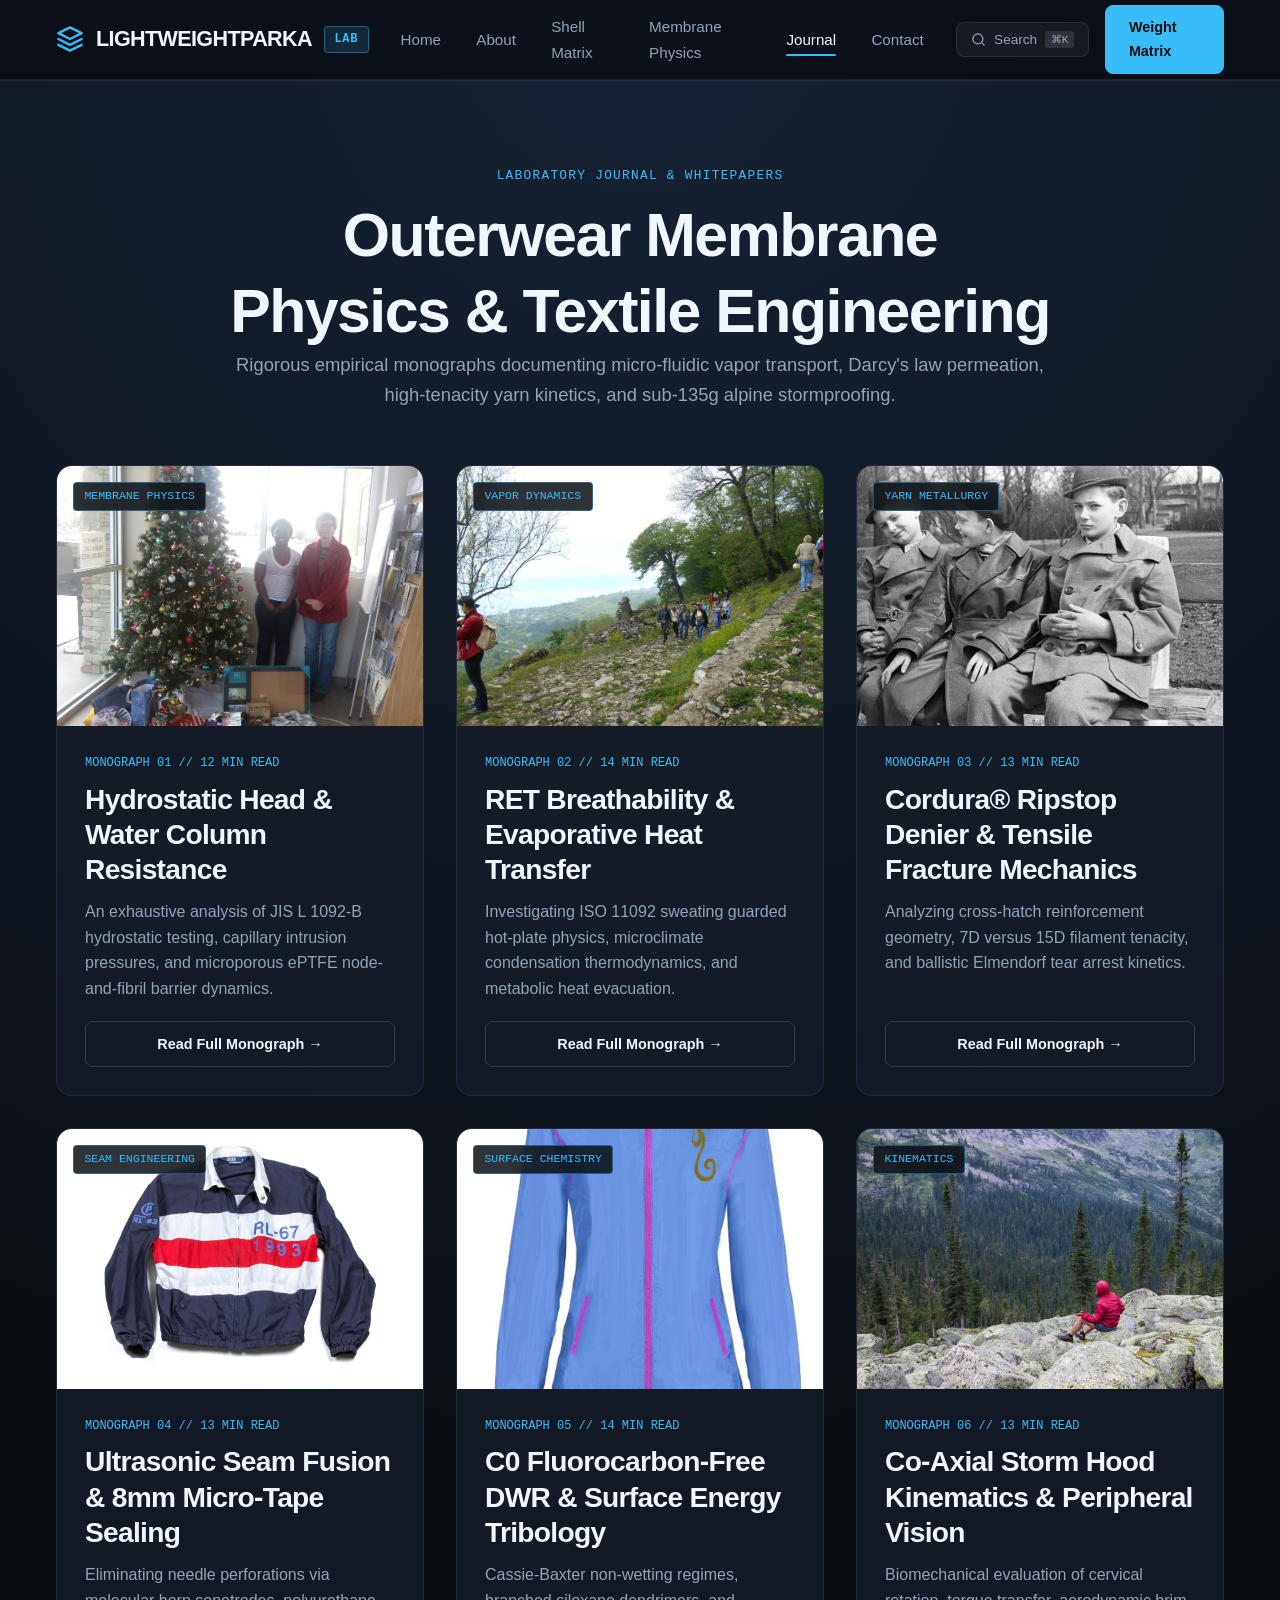
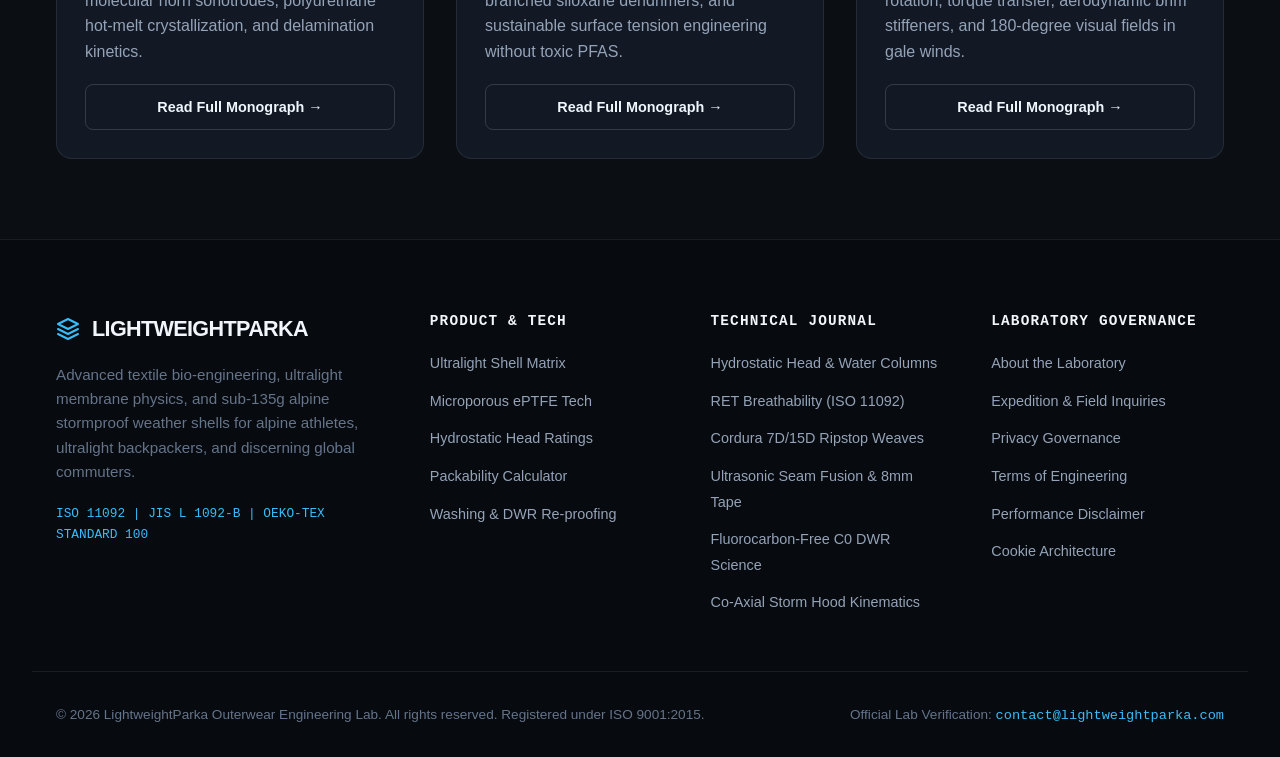
<file: blog/index.html>
<!DOCTYPE html>
<html lang="en">
<head>
  <meta charset="UTF-8">
  <meta name="viewport" content="width=device-width, initial-scale=1.0">
  <title>Technical Outerwear Journal &amp; Membrane Monographs — LightweightParka</title>
  <meta name="description" content="Peer-reviewed textile physics, membrane lamination mechanics, hydrostatic head benchmarks, and seam welding engineering monographs from LightweightParka Lab.">
  <link rel="canonical" href="https://lightweightparka.com/blog/index.html">
  <link rel="icon" href="../favicon.ico" type="image/x-icon">
  <link rel="manifest" href="../site.webmanifest">
  <link rel="stylesheet" href="../assets/css/style.css?v=1.0">
  <!-- Google tag (gtag.js) -->
  <script async src="https://www.googletagmanager.com/gtag/js?id=G-0LY0HY7L01"></script>
  <script>
    window.dataLayer = window.dataLayer || [];
    function gtag(){dataLayer.push(arguments);}
    gtag('js', new Date());
    gtag('config', 'G-0LY0HY7L01');
  </script>
</head>
<body>
  <!-- Site Header -->
  <header class="site-header">
    <div class="container header-inner">
      <a href="../index.html" class="brand-logo">
        <svg width="28" height="28" viewBox="0 0 24 24" fill="none" stroke="currentColor" stroke-width="2" stroke-linecap="round" stroke-linejoin="round" style="color: var(--accent-cyan);">
          <polygon points="12 2 2 7 12 12 22 7 12 2"></polygon>
          <polyline points="2 17 12 22 22 17"></polyline>
          <polyline points="2 12 12 17 22 12"></polyline>
        </svg>
        <span>LIGHTWEIGHTPARKA</span>
        <span class="brand-badge">LAB</span>
      </a>

      <nav aria-label="Main Navigation">
        <ul class="desktop-nav">
          <li><a href="../index.html">Home</a></li>
          <li><a href="../about.html">About</a></li>
          <li><a href="../index.html#collection">Shell Matrix</a></li>
          <li><a href="../index.html#membrane">Membrane Physics</a></li>
          <li><a href="../blog/index.html" class="active">Journal</a></li>
          <li><a href="../contact.html">Contact</a></li>
          <li class="nav-item-policy"><a href="../privacy-policy.html">Privacy</a></li>
          <li class="nav-item-policy"><a href="../terms-and-conditions.html">Terms</a></li>
          <li class="nav-item-policy"><a href="../disclaimer.html">Disclaimer</a></li>
          <li class="nav-item-policy"><a href="../cookie-policy.html">Cookies</a></li>
        </ul>
      </nav>

      <div class="header-actions">
        <button type="button" class="search-trigger-btn" aria-label="Search technical specifications">
          <svg width="15" height="15" viewBox="0 0 24 24" fill="none" stroke="currentColor" stroke-width="2" stroke-linecap="round" stroke-linejoin="round">
            <circle cx="11" cy="11" r="8"></circle>
            <line x1="21" y1="21" x2="16.65" y2="16.65"></line>
          </svg>
          <span>Search</span>
          <kbd style="font-family: var(--font-mono); font-size: 0.7rem; background: rgba(255,255,255,0.1); padding: 0.1rem 0.35rem; border-radius: 3px;">⌘K</kbd>
        </button>
        <a href="../index.html#calculator" class="btn-spec btn-primary">Weight Matrix</a>
        <button type="button" class="mobile-toggle" aria-label="Open Navigation Menu">
          <span></span>
          <span></span>
          <span></span>
        </button>
      </div>
    </div>
  </header>

  <div class="mobile-drawer-overlay"></div>
  <aside class="mobile-drawer">
    <div class="mobile-drawer-header">
      <div style="font-weight: 800; color: var(--text-primary); font-size: 1.1rem; display: flex; align-items: center; gap: 0.5rem;">
        <span style="color: var(--accent-cyan);">LP</span> NAVIGATION
      </div>
      <button type="button" class="mobile-drawer-close" aria-label="Close menu">&times;</button>
    </div>
    <ul class="mobile-nav-list">
      <li><a href="../index.html">Home</a></li>
      <li><a href="../about.html">About Us</a></li>
      <li><a href="../index.html#collection">Shell Matrix</a></li>
      <li><a href="../index.html#membrane">Membrane Physics</a></li>
      <li><a href="../index.html#calculator">Packability Calculator</a></li>
      <li><a href="../blog/index.html" class="active">Technical Monographs</a></li>
      <li><a href="../contact.html">Expedition Inquiries</a></li>
      <li style="margin-top: 1rem; padding-top: 1rem; border-top: 1px solid var(--border-subtle);"><a href="../privacy-policy.html">Privacy Policy</a></li>
      <li><a href="../terms-and-conditions.html">Terms & Conditions</a></li>
      <li><a href="../disclaimer.html">Technical Disclaimer</a></li>
      <li><a href="../cookie-policy.html">Cookie Preferences</a></li>
    </ul>
  </aside>

  <div class="search-modal-backdrop">
    <div class="search-modal">
      <div class="search-modal-header">
        <svg width="18" height="18" viewBox="0 0 24 24" fill="none" stroke="currentColor" stroke-width="2" stroke-linecap="round" stroke-linejoin="round" style="color: var(--accent-cyan);">
          <circle cx="11" cy="11" r="8"></circle>
          <line x1="21" y1="21" x2="16.65" y2="16.65"></line>
        </svg>
        <input type="text" class="search-modal-input" placeholder="Search hydrostatic head, RET rating, ripstop denier, or membrane tech..." aria-label="Search query input">
        <span style="font-size: 0.75rem; color: var(--text-muted); font-family: var(--font-mono);">ESC to close</span>
      </div>
      <div class="search-modal-results"></div>
    </div>
  </div>


  <main id="main-content">
    <section class="section-wrapper">
      <div class="container">
        <div class="section-header">
          <span class="section-eyebrow">Laboratory Journal &amp; Whitepapers</span>
          <h1>Outerwear Membrane Physics &amp; Textile Engineering</h1>
          <p class="section-lead">Rigorous empirical monographs documenting micro-fluidic vapor transport, Darcy's law permeation, high-tenacity yarn kinetics, and sub-135g alpine stormproofing.</p>
        </div>

        <div class="grid-3">
          <!-- Monograph 1 -->
          <article class="product-card">
            <div class="product-img-wrap">
              <span class="product-badge">Membrane Physics</span>
              <img src="../assets/images/hydrostatic-head-tester-rig.jpg" alt="Hydrostatic head tester rig measuring water column resistance">
            </div>
            <div class="product-body">
              <div style="font-family: var(--font-mono); font-size: 0.75rem; color: var(--accent-cyan); margin-bottom: 0.5rem;">MONOGRAPH 01 // 12 MIN READ</div>
              <h3>Hydrostatic Head &amp; Water Column Resistance</h3>
              <p>An exhaustive analysis of JIS L 1092-B hydrostatic testing, capillary intrusion pressures, and microporous ePTFE node-and-fibril barrier dynamics.</p>
              <a href="hydrostatic-head-membrane-physics.html" class="btn-spec btn-outline" style="margin-top: auto;">Read Full Monograph →</a>
            </div>
          </article>

          <!-- Monograph 2 -->
          <article class="product-card">
            <div class="product-img-wrap">
              <span class="product-badge">Vapor Dynamics</span>
              <img src="../assets/images/ret-sweating-hot-plate-apparatus.jpg" alt="ISO 11092 sweating guarded hot plate apparatus">
            </div>
            <div class="product-body">
              <div style="font-family: var(--font-mono); font-size: 0.75rem; color: var(--accent-cyan); margin-bottom: 0.5rem;">MONOGRAPH 02 // 14 MIN READ</div>
              <h3>RET Breathability &amp; Evaporative Heat Transfer</h3>
              <p>Investigating ISO 11092 sweating guarded hot-plate physics, microclimate condensation thermodynamics, and metabolic heat evacuation.</p>
              <a href="ret-breathability-moisture-vapor-transmission.html" class="btn-spec btn-outline" style="margin-top: auto;">Read Full Monograph →</a>
            </div>
          </article>

          <!-- Monograph 3 -->
          <article class="product-card">
            <div class="product-img-wrap">
              <span class="product-badge">Yarn Metallurgy</span>
              <img src="../assets/images/ripstop-nylon-grid-macro.jpg" alt="Micro ripstop nylon grid high-tenacity yarn macro photograph">
            </div>
            <div class="product-body">
              <div style="font-family: var(--font-mono); font-size: 0.75rem; color: var(--accent-cyan); margin-bottom: 0.5rem;">MONOGRAPH 03 // 13 MIN READ</div>
              <h3>Cordura® Ripstop Denier &amp; Tensile Fracture Mechanics</h3>
              <p>Analyzing cross-hatch reinforcement geometry, 7D versus 15D filament tenacity, and ballistic Elmendorf tear arrest kinetics.</p>
              <a href="ripstop-nylon-denier-tensile-strength.html" class="btn-spec btn-outline" style="margin-top: auto;">Read Full Monograph →</a>
            </div>
          </article>

          <!-- Monograph 4 -->
          <article class="product-card">
            <div class="product-img-wrap">
              <span class="product-badge">Seam Engineering</span>
              <img src="../assets/images/ultrasonic-welded-seam-tape.jpg" alt="Ultrasonic seam fusion and 8mm micro tape lamination">
            </div>
            <div class="product-body">
              <div style="font-family: var(--font-mono); font-size: 0.75rem; color: var(--accent-cyan); margin-bottom: 0.5rem;">MONOGRAPH 04 // 13 MIN READ</div>
              <h3>Ultrasonic Seam Fusion &amp; 8mm Micro-Tape Sealing</h3>
              <p>Eliminating needle perforations via molecular horn sonotrodes, polyurethane hot-melt crystallization, and delamination kinetics.</p>
              <a href="ultrasonic-welding-seam-tape-engineering.html" class="btn-spec btn-outline" style="margin-top: auto;">Read Full Monograph →</a>
            </div>
          </article>

          <!-- Monograph 5 -->
          <article class="product-card">
            <div class="product-img-wrap">
              <span class="product-badge">Surface Chemistry</span>
              <img src="../assets/images/dwr-water-droplet-beading.jpg" alt="Fluorocarbon free C0 DWR contact angle beading">
            </div>
            <div class="product-body">
              <div style="font-family: var(--font-mono); font-size: 0.75rem; color: var(--accent-cyan); margin-bottom: 0.5rem;">MONOGRAPH 05 // 14 MIN READ</div>
              <h3>C0 Fluorocarbon-Free DWR &amp; Surface Energy Tribology</h3>
              <p>Cassie-Baxter non-wetting regimes, branched siloxane dendrimers, and sustainable surface tension engineering without toxic PFAS.</p>
              <a href="dwr-c0-fluorocarbon-free-hydrophobicity.html" class="btn-spec btn-outline" style="margin-top: auto;">Read Full Monograph →</a>
            </div>
          </article>

          <!-- Monograph 6 -->
          <article class="product-card">
            <div class="product-img-wrap">
              <span class="product-badge">Kinematics</span>
              <img src="../assets/images/storm-hood-cinch-detail.jpg" alt="Storm hood 3-point co-axial cinch mechanism">
            </div>
            <div class="product-body">
              <div style="font-family: var(--font-mono); font-size: 0.75rem; color: var(--accent-cyan); margin-bottom: 0.5rem;">MONOGRAPH 06 // 13 MIN READ</div>
              <h3>Co-Axial Storm Hood Kinematics &amp; Peripheral Vision</h3>
              <p>Biomechanical evaluation of cervical rotation, torque transfer, aerodynamic brim stiffeners, and 180-degree visual fields in gale winds.</p>
              <a href="storm-hood-kinematics-peripheral-vision.html" class="btn-spec btn-outline" style="margin-top: auto;">Read Full Monograph →</a>
            </div>
          </article>
        </div>
      </div>
    </section>
  </main>

  <footer class="site-footer">
    <div class="container footer-grid">
      <div class="footer-brand">
        <a href="../index.html" class="brand-logo">
          <svg width="24" height="24" viewBox="0 0 24 24" fill="none" stroke="currentColor" stroke-width="2" stroke-linecap="round" stroke-linejoin="round" style="color: var(--accent-cyan);">
            <polygon points="12 2 2 7 12 12 22 7 12 2"></polygon>
            <polyline points="2 17 12 22 22 17"></polyline>
            <polyline points="2 12 12 17 22 12"></polyline>
          </svg>
          <span>LIGHTWEIGHTPARKA</span>
        </a>
        <p>Advanced textile bio-engineering, ultralight membrane physics, and sub-135g alpine stormproof weather shells for alpine athletes, ultralight backpackers, and discerning global commuters.</p>
        <div style="margin-top: 1.25rem; font-family: var(--font-mono); font-size: 0.8rem; color: var(--accent-cyan);">
          ISO 11092 | JIS L 1092-B | OEKO-TEX STANDARD 100
        </div>
      </div>

      <div class="footer-col">
        <h4>Product & Tech</h4>
        <ul>
          <li><a href="../index.html#collection">Ultralight Shell Matrix</a></li>
          <li><a href="../index.html#membrane">Microporous ePTFE Tech</a></li>
          <li><a href="../index.html#benchmarks">Hydrostatic Head Ratings</a></li>
          <li><a href="../index.html#calculator">Packability Calculator</a></li>
          <li><a href="../index.html#care">Washing & DWR Re-proofing</a></li>
        </ul>
      </div>

      <div class="footer-col">
        <h4>Technical Journal</h4>
        <ul>
          <li><a href="../blog/hydrostatic-head-membrane-physics.html">Hydrostatic Head & Water Columns</a></li>
          <li><a href="../blog/ret-breathability-moisture-vapor-transmission.html">RET Breathability (ISO 11092)</a></li>
          <li><a href="../blog/ripstop-nylon-denier-tensile-strength.html">Cordura 7D/15D Ripstop Weaves</a></li>
          <li><a href="../blog/ultrasonic-welding-seam-tape-engineering.html">Ultrasonic Seam Fusion & 8mm Tape</a></li>
          <li><a href="../blog/dwr-c0-fluorocarbon-free-hydrophobicity.html">Fluorocarbon-Free C0 DWR Science</a></li>
          <li><a href="../blog/storm-hood-kinematics-peripheral-vision.html">Co-Axial Storm Hood Kinematics</a></li>
        </ul>
      </div>

      <div class="footer-col">
        <h4>Laboratory Governance</h4>
        <ul>
          <li><a href="../about.html">About the Laboratory</a></li>
          <li><a href="../contact.html">Expedition & Field Inquiries</a></li>
          <li><a href="../privacy-policy.html">Privacy Governance</a></li>
          <li><a href="../terms-and-conditions.html">Terms of Engineering</a></li>
          <li><a href="../disclaimer.html">Performance Disclaimer</a></li>
          <li><a href="../cookie-policy.html">Cookie Architecture</a></li>
        </ul>
      </div>
    </div>

    <div class="container footer-bottom">
      <div>&copy; 2026 LightweightParka Outerwear Engineering Lab. All rights reserved. Registered under ISO 9001:2015.</div>
      <div>Official Lab Verification: <code style="color: var(--accent-cyan); font-family: var(--font-mono);">contact@lightweightparka.com</code></div>
    </div>
  </footer>

  <button type="button" class="back-to-top" aria-label="Back to top">
    <svg width="20" height="20" viewBox="0 0 24 24" fill="none" stroke="currentColor" stroke-width="2" stroke-linecap="round" stroke-linejoin="round">
      <line x1="12" y1="19" x2="12" y2="5"></line>
      <polyline points="5 12 12 5 19 12"></polyline>
    </svg>
  </button>

  <script src="../assets/js/main.js?v=1.0"></script>
</body>
</html>
</file>
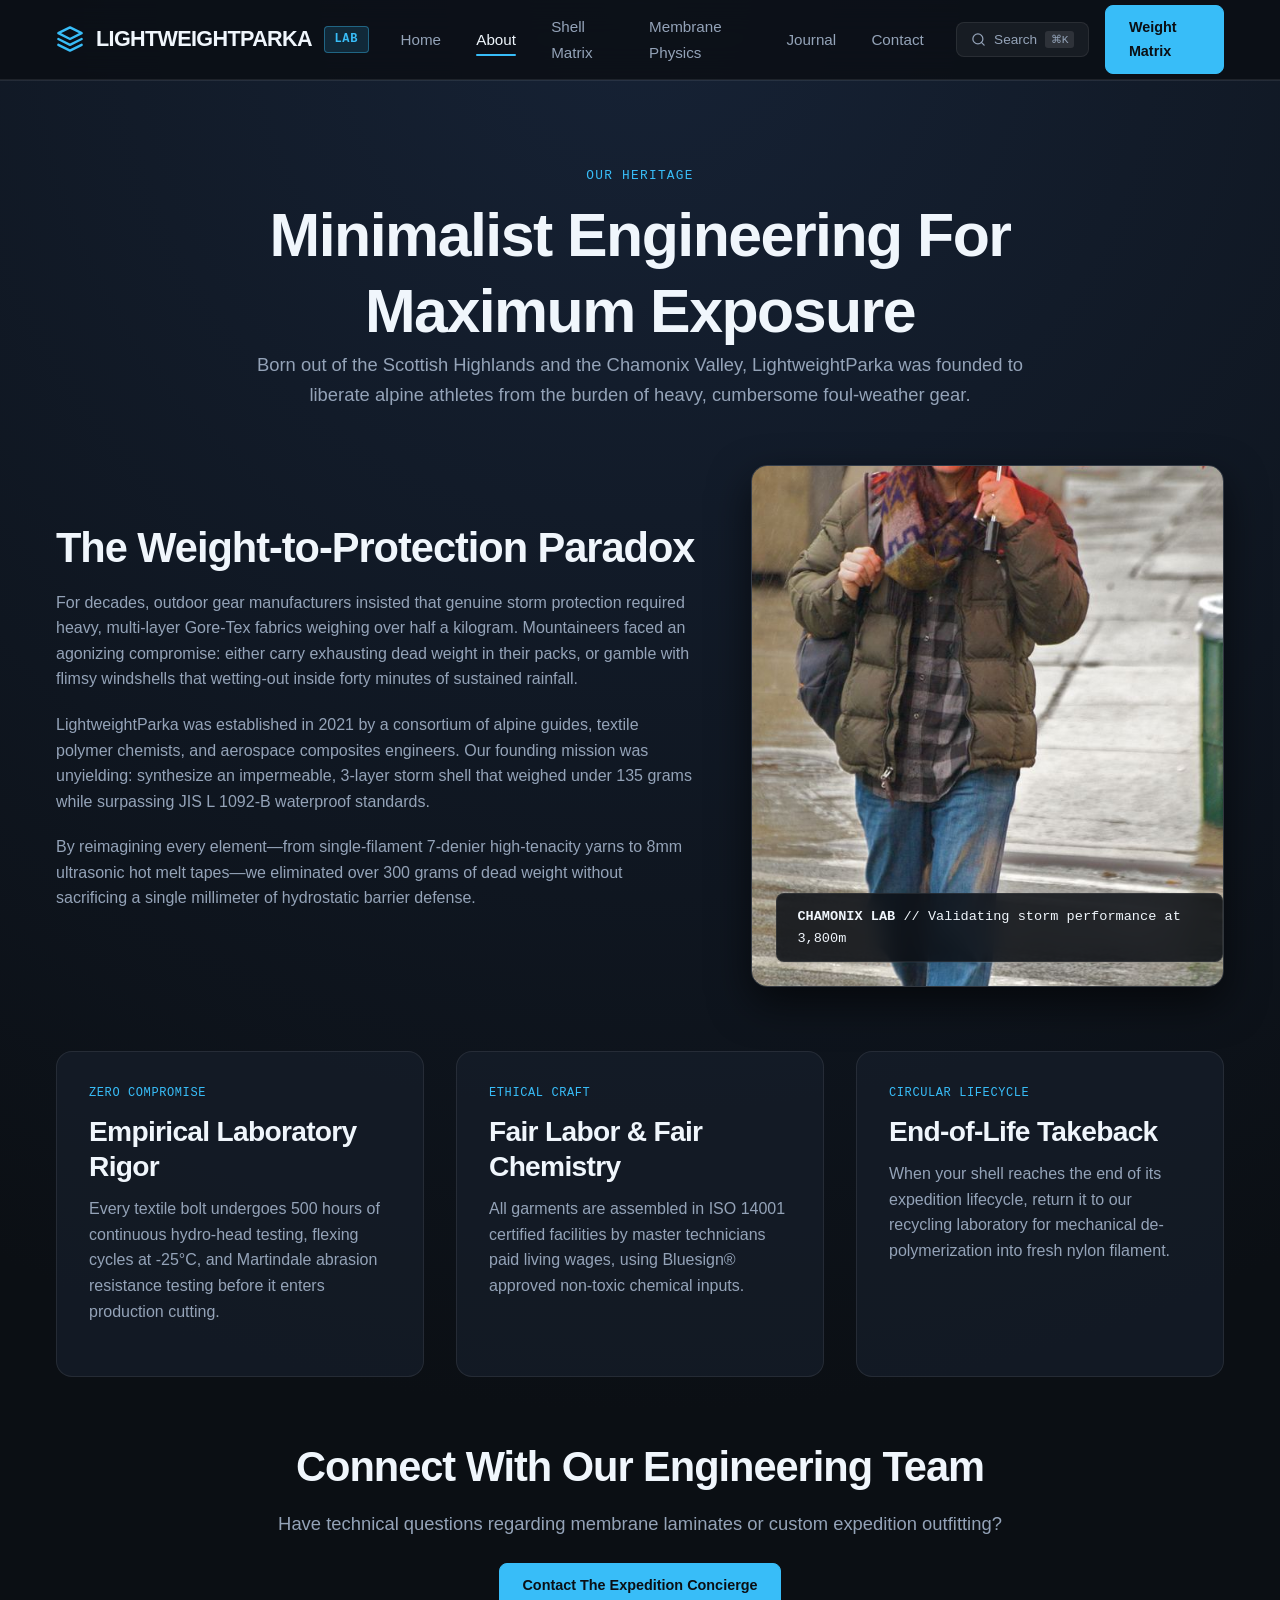
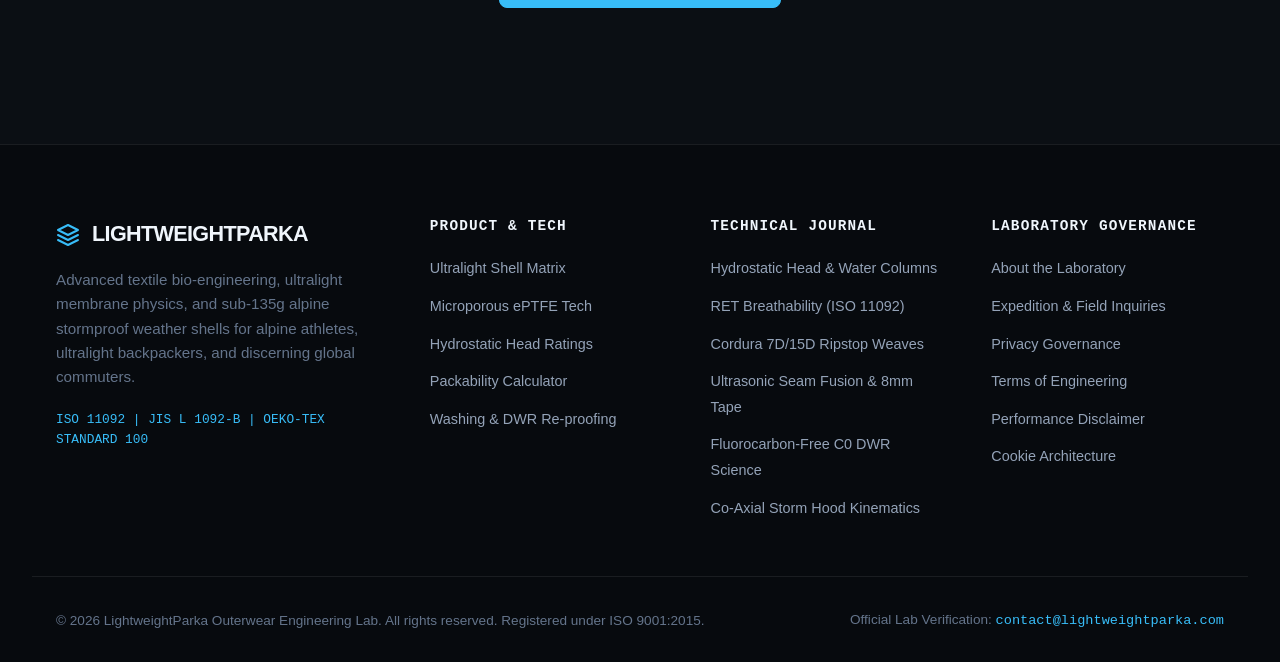
<file: about.html>
<!DOCTYPE html>
<html lang="en">
<head>
  <meta charset="UTF-8">
  <meta name="viewport" content="width=device-width, initial-scale=1.0">
  <title>About the Laboratory — LightweightParka Technical Outerwear</title>
  <meta name="description" content="Learn about our heritage in the Scottish Highlands and Chamonix. Engineering sub-135g weather shells that eliminate the weight-to-protection paradox.">
  <link rel="canonical" href="https://lightweightparka.com/about.html">
  <link rel="icon" href="favicon.ico" type="image/x-icon">
  <link rel="manifest" href="site.webmanifest">
  <link rel="stylesheet" href="assets/css/style.css?v=1.0">
  <!-- Google tag (gtag.js) -->
  <script async src="https://www.googletagmanager.com/gtag/js?id=G-0LY0HY7L01"></script>
  <script>
    window.dataLayer = window.dataLayer || [];
    function gtag(){dataLayer.push(arguments);}
    gtag('js', new Date());
    gtag('config', 'G-0LY0HY7L01');
  </script>
</head>
<body>
  <!-- Site Header -->
  <header class="site-header">
    <div class="container header-inner">
      <a href="index.html" class="brand-logo">
        <svg width="28" height="28" viewBox="0 0 24 24" fill="none" stroke="currentColor" stroke-width="2" stroke-linecap="round" stroke-linejoin="round" style="color: var(--accent-cyan);">
          <polygon points="12 2 2 7 12 12 22 7 12 2"></polygon>
          <polyline points="2 17 12 22 22 17"></polyline>
          <polyline points="2 12 12 17 22 12"></polyline>
        </svg>
        <span>LIGHTWEIGHTPARKA</span>
        <span class="brand-badge">LAB</span>
      </a>

      <!-- Desktop Navigation -->
      <nav aria-label="Main Navigation">
        <ul class="desktop-nav">
          <li><a href="index.html" class="">Home</a></li>
          <li><a href="about.html" class="active">About</a></li>
          <li><a href="index.html#collection">Shell Matrix</a></li>
          <li><a href="index.html#membrane">Membrane Physics</a></li>
          <li><a href="blog/index.html" class="">Journal</a></li>
          <li><a href="contact.html" class="">Contact</a></li>
          <!-- Desktop hidden policy items -->
          <li class="nav-item-policy"><a href="privacy-policy.html">Privacy</a></li>
          <li class="nav-item-policy"><a href="terms-and-conditions.html">Terms</a></li>
          <li class="nav-item-policy"><a href="disclaimer.html">Disclaimer</a></li>
          <li class="nav-item-policy"><a href="cookie-policy.html">Cookies</a></li>
        </ul>
      </nav>

      <div class="header-actions">
        <button type="button" class="search-trigger-btn" aria-label="Search technical specifications">
          <svg width="15" height="15" viewBox="0 0 24 24" fill="none" stroke="currentColor" stroke-width="2" stroke-linecap="round" stroke-linejoin="round">
            <circle cx="11" cy="11" r="8"></circle>
            <line x1="21" y1="21" x2="16.65" y2="16.65"></line>
          </svg>
          <span>Search</span>
          <kbd style="font-family: var(--font-mono); font-size: 0.7rem; background: rgba(255,255,255,0.1); padding: 0.1rem 0.35rem; border-radius: 3px;">⌘K</kbd>
        </button>
        <a href="index.html#calculator" class="btn-spec btn-primary">Weight Matrix</a>
        <button type="button" class="mobile-toggle" aria-label="Open Navigation Menu">
          <span></span>
          <span></span>
          <span></span>
        </button>
      </div>
    </div>
  </header>

  <!-- Mobile Navigation Drawer -->
  <div class="mobile-drawer-overlay"></div>
  <aside class="mobile-drawer">
    <div class="mobile-drawer-header">
      <div style="font-weight: 800; color: var(--text-primary); font-size: 1.1rem; display: flex; align-items: center; gap: 0.5rem;">
        <span style="color: var(--accent-cyan);">LP</span> NAVIGATION
      </div>
      <button type="button" class="mobile-drawer-close" aria-label="Close menu">&times;</button>
    </div>
    <ul class="mobile-nav-list">
      <li><a href="index.html" class="">Home</a></li>
      <li><a href="about.html" class="active">About Us</a></li>
      <li><a href="index.html#collection">Shell Matrix</a></li>
      <li><a href="index.html#membrane">Membrane Physics</a></li>
      <li><a href="index.html#calculator">Packability Calculator</a></li>
      <li><a href="blog/index.html" class="">Technical Monographs</a></li>
      <li><a href="contact.html" class="">Expedition Inquiries</a></li>
      <li style="margin-top: 1rem; padding-top: 1rem; border-top: 1px solid var(--border-subtle);"><a href="privacy-policy.html">Privacy Policy</a></li>
      <li><a href="terms-and-conditions.html">Terms & Conditions</a></li>
      <li><a href="disclaimer.html">Technical Disclaimer</a></li>
      <li><a href="cookie-policy.html">Cookie Preferences</a></li>
    </ul>
  </aside>

  <!-- Search Modal -->
  <div class="search-modal-backdrop">
    <div class="search-modal">
      <div class="search-modal-header">
        <svg width="18" height="18" viewBox="0 0 24 24" fill="none" stroke="currentColor" stroke-width="2" stroke-linecap="round" stroke-linejoin="round" style="color: var(--accent-cyan);">
          <circle cx="11" cy="11" r="8"></circle>
          <line x1="21" y1="21" x2="16.65" y2="16.65"></line>
        </svg>
        <input type="text" class="search-modal-input" placeholder="Search hydrostatic head, RET rating, ripstop denier, or membrane tech..." aria-label="Search query input">
        <span style="font-size: 0.75rem; color: var(--text-muted); font-family: var(--font-mono);">ESC to close</span>
      </div>
      <div class="search-modal-results"></div>
    </div>
  </div>

  <main id="main-content">
    <section class="section-wrapper">
      <div class="container">
        <div class="section-header">
          <span class="section-eyebrow">Our Heritage</span>
          <h1>Minimalist Engineering For Maximum Exposure</h1>
          <p class="section-lead">Born out of the Scottish Highlands and the Chamonix Valley, LightweightParka was founded to liberate alpine athletes from the burden of heavy, cumbersome foul-weather gear.</p>
        </div>

        <div class="hero-grid" style="margin-bottom: 4rem;">
          <div class="hero-text-col">
            <h2>The Weight-to-Protection Paradox</h2>
            <p>For decades, outdoor gear manufacturers insisted that genuine storm protection required heavy, multi-layer Gore-Tex fabrics weighing over half a kilogram. Mountaineers faced an agonizing compromise: either carry exhausting dead weight in their packs, or gamble with flimsy windshells that wetting-out inside forty minutes of sustained rainfall.</p>
            <p>LightweightParka was established in 2021 by a consortium of alpine guides, textile polymer chemists, and aerospace composites engineers. Our founding mission was unyielding: synthesize an impermeable, 3-layer storm shell that weighed under 135 grams while surpassing JIS L 1092-B waterproof standards.</p>
            <p>By reimagining every element—from single-filament 7-denier high-tenacity yarns to 8mm ultrasonic hot melt tapes—we eliminated over 300 grams of dead weight without sacrificing a single millimeter of hydrostatic barrier defense.</p>
          </div>
          <div class="hero-media-wrapper">
            <img src="assets/images/alpine-expedition-anorak-red.jpg" alt="Alpine expedition anorak tested in extreme winter mountain conditions">
            <div class="hero-media-tag">
              <strong>CHAMONIX LAB</strong> // Validating storm performance at 3,800m
            </div>
          </div>
        </div>

        <div class="grid-3" style="margin-bottom: 4rem;">
          <div class="feature-card">
            <span class="feature-tag">Zero Compromise</span>
            <h3>Empirical Laboratory Rigor</h3>
            <p>Every textile bolt undergoes 500 hours of continuous hydro-head testing, flexing cycles at -25°C, and Martindale abrasion resistance testing before it enters production cutting.</p>
          </div>

          <div class="feature-card">
            <span class="feature-tag">Ethical Craft</span>
            <h3>Fair Labor &amp; Fair Chemistry</h3>
            <p>All garments are assembled in ISO 14001 certified facilities by master technicians paid living wages, using Bluesign® approved non-toxic chemical inputs.</p>
          </div>

          <div class="feature-card">
            <span class="feature-tag">Circular Lifecycle</span>
            <h3>End-of-Life Takeback</h3>
            <p>When your shell reaches the end of its expedition lifecycle, return it to our recycling laboratory for mechanical de-polymerization into fresh nylon filament.</p>
          </div>
        </div>

        <div class="section-header" style="margin-top: 4rem;">
          <h2>Connect With Our Engineering Team</h2>
          <p class="section-lead">Have technical questions regarding membrane laminates or custom expedition outfitting?</p>
          <div style="margin-top: 1.5rem;">
            <a href="contact.html" class="btn-spec btn-primary">Contact The Expedition Concierge</a>
          </div>
        </div>
      </div>
    </section>
  </main>

  <!-- Site Footer -->
  <footer class="site-footer">
    <div class="container footer-grid">
      <div class="footer-brand">
        <a href="index.html" class="brand-logo">
          <svg width="24" height="24" viewBox="0 0 24 24" fill="none" stroke="currentColor" stroke-width="2" stroke-linecap="round" stroke-linejoin="round" style="color: var(--accent-cyan);">
            <polygon points="12 2 2 7 12 12 22 7 12 2"></polygon>
            <polyline points="2 17 12 22 22 17"></polyline>
            <polyline points="2 12 12 17 22 12"></polyline>
          </svg>
          <span>LIGHTWEIGHTPARKA</span>
        </a>
        <p>Advanced textile bio-engineering, ultralight membrane physics, and sub-135g alpine stormproof weather shells for alpine athletes, ultralight backpackers, and discerning global commuters.</p>
        <div style="margin-top: 1.25rem; font-family: var(--font-mono); font-size: 0.8rem; color: var(--accent-cyan);">
          ISO 11092 | JIS L 1092-B | OEKO-TEX STANDARD 100
        </div>
      </div>

      <div class="footer-col">
        <h4>Product & Tech</h4>
        <ul>
          <li><a href="index.html#collection">Ultralight Shell Matrix</a></li>
          <li><a href="index.html#membrane">Microporous ePTFE Tech</a></li>
          <li><a href="index.html#benchmarks">Hydrostatic Head Ratings</a></li>
          <li><a href="index.html#calculator">Packability Calculator</a></li>
          <li><a href="index.html#care">Washing & DWR Re-proofing</a></li>
        </ul>
      </div>

      <div class="footer-col">
        <h4>Technical Journal</h4>
        <ul>
          <li><a href="blog/hydrostatic-head-membrane-physics.html">Hydrostatic Head & Water Columns</a></li>
          <li><a href="blog/ret-breathability-moisture-vapor-transmission.html">RET Breathability (ISO 11092)</a></li>
          <li><a href="blog/ripstop-nylon-denier-tensile-strength.html">Cordura 7D/15D Ripstop Weaves</a></li>
          <li><a href="blog/ultrasonic-welding-seam-tape-engineering.html">Ultrasonic Seam Fusion & 8mm Tape</a></li>
          <li><a href="blog/dwr-c0-fluorocarbon-free-hydrophobicity.html">Fluorocarbon-Free C0 DWR Science</a></li>
          <li><a href="blog/storm-hood-kinematics-peripheral-vision.html">Co-Axial Storm Hood Kinematics</a></li>
        </ul>
      </div>

      <div class="footer-col">
        <h4>Laboratory Governance</h4>
        <ul>
          <li><a href="about.html">About the Laboratory</a></li>
          <li><a href="contact.html">Expedition & Field Inquiries</a></li>
          <li><a href="privacy-policy.html">Privacy Governance</a></li>
          <li><a href="terms-and-conditions.html">Terms of Engineering</a></li>
          <li><a href="disclaimer.html">Performance Disclaimer</a></li>
          <li><a href="cookie-policy.html">Cookie Architecture</a></li>
        </ul>
      </div>
    </div>

    <div class="container footer-bottom">
      <div>&copy; 2026 LightweightParka Outerwear Engineering Lab. All rights reserved. Registered under ISO 9001:2015.</div>
      <div>Official Lab Verification: <code style="color: var(--accent-cyan); font-family: var(--font-mono);">contact@lightweightparka.com</code></div>
    </div>
  </footer>

  <!-- Back to Top Button -->
  <button type="button" class="back-to-top" aria-label="Back to top">
    <svg width="20" height="20" viewBox="0 0 24 24" fill="none" stroke="currentColor" stroke-width="2" stroke-linecap="round" stroke-linejoin="round">
      <line x1="12" y1="19" x2="12" y2="5"></line>
      <polyline points="5 12 12 5 19 12"></polyline>
    </svg>
  </button>

  <script src="assets/js/main.js?v=1.0"></script>
</body>
</html>
</file>
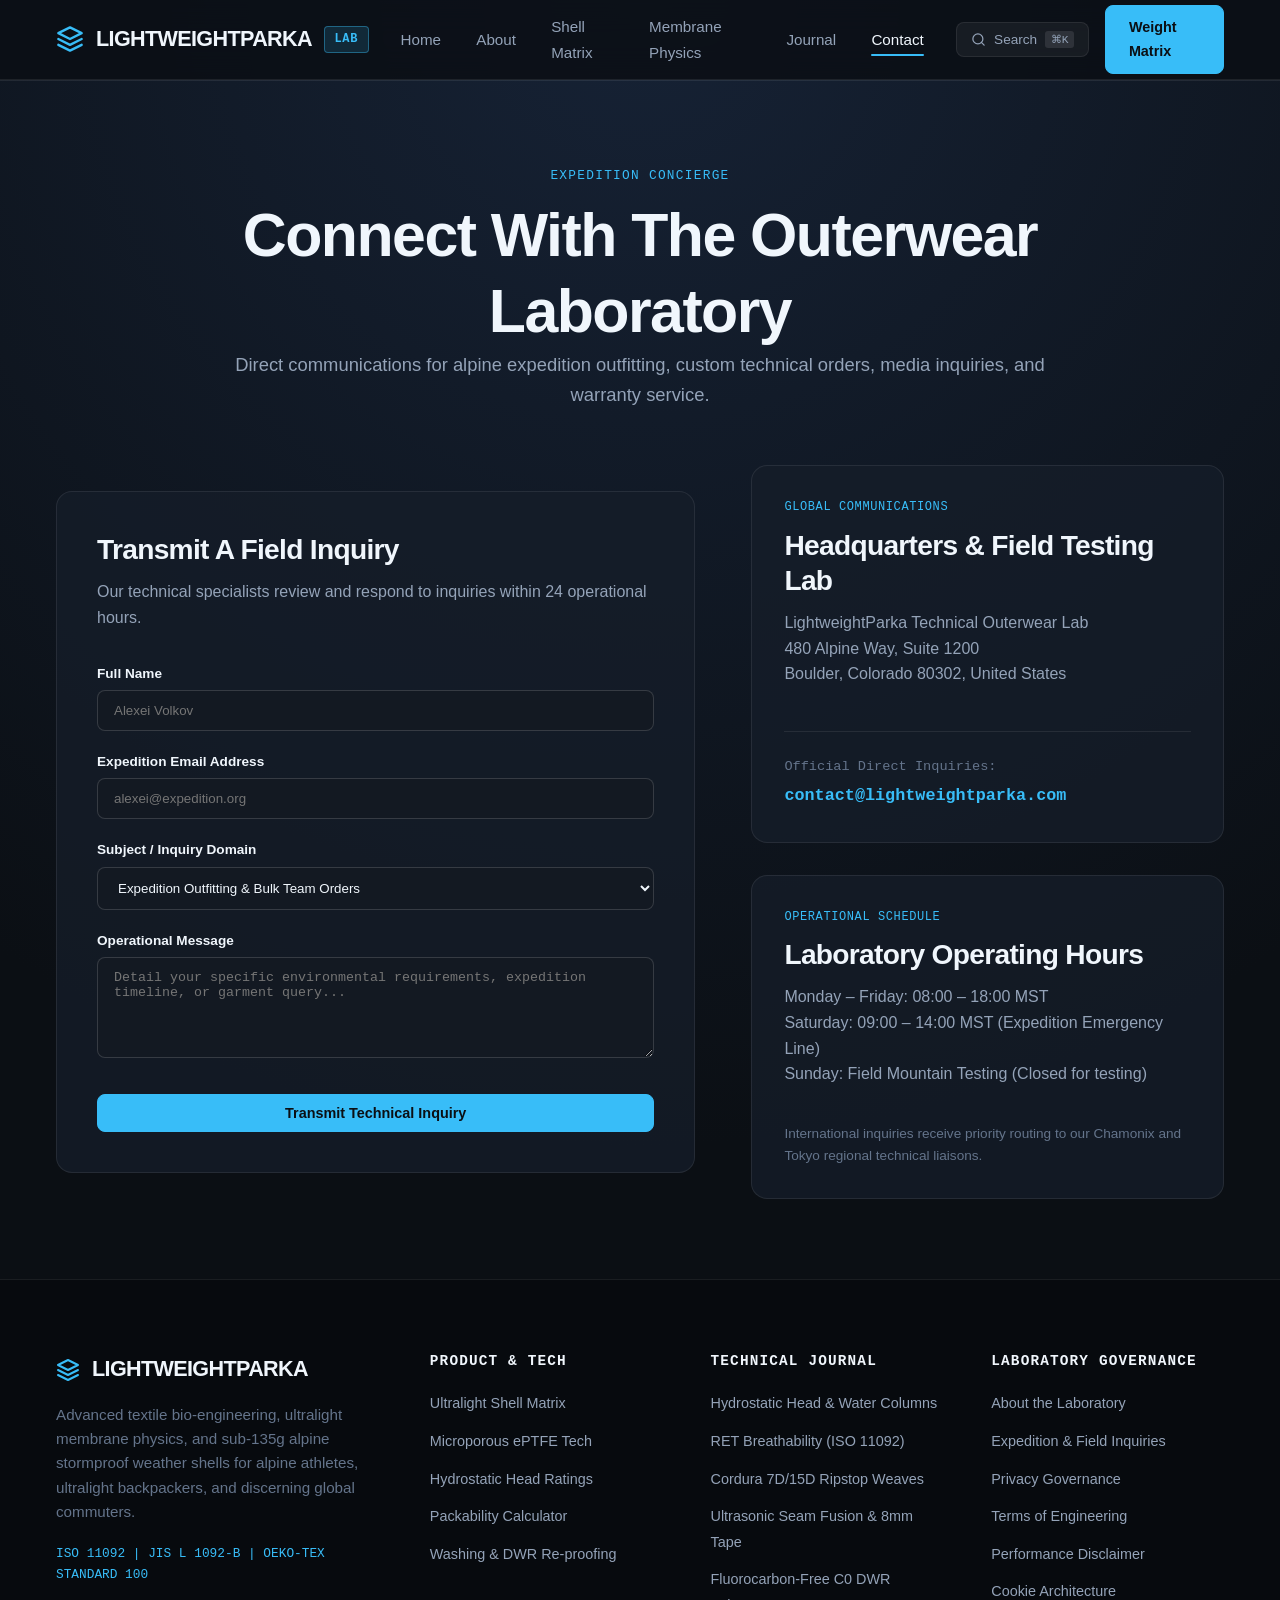
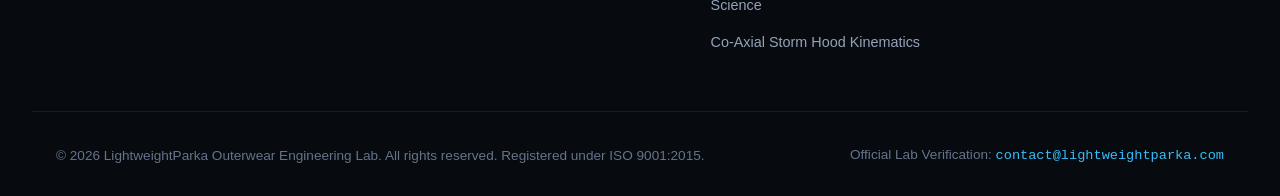
<file: contact.html>
<!DOCTYPE html>
<html lang="en">
<head>
  <meta charset="UTF-8">
  <meta name="viewport" content="width=device-width, initial-scale=1.0">
  <title>Expedition Concierge & Technical Support — LightweightParka</title>
  <meta name="description" content="Connect directly with the LightweightParka outerwear engineering lab for expedition outfitting, custom orders, and lifetime warranty service.">
  <link rel="canonical" href="https://lightweightparka.com/contact.html">
  <link rel="icon" href="favicon.ico" type="image/x-icon">
  <link rel="manifest" href="site.webmanifest">
  <link rel="stylesheet" href="assets/css/style.css?v=1.0">
  <!-- Google tag (gtag.js) -->
  <script async src="https://www.googletagmanager.com/gtag/js?id=G-0LY0HY7L01"></script>
  <script>
    window.dataLayer = window.dataLayer || [];
    function gtag(){dataLayer.push(arguments);}
    gtag('js', new Date());
    gtag('config', 'G-0LY0HY7L01');
  </script>
</head>
<body>
  <!-- Site Header -->
  <header class="site-header">
    <div class="container header-inner">
      <a href="index.html" class="brand-logo">
        <svg width="28" height="28" viewBox="0 0 24 24" fill="none" stroke="currentColor" stroke-width="2" stroke-linecap="round" stroke-linejoin="round" style="color: var(--accent-cyan);">
          <polygon points="12 2 2 7 12 12 22 7 12 2"></polygon>
          <polyline points="2 17 12 22 22 17"></polyline>
          <polyline points="2 12 12 17 22 12"></polyline>
        </svg>
        <span>LIGHTWEIGHTPARKA</span>
        <span class="brand-badge">LAB</span>
      </a>

      <!-- Desktop Navigation -->
      <nav aria-label="Main Navigation">
        <ul class="desktop-nav">
          <li><a href="index.html" class="">Home</a></li>
          <li><a href="about.html" class="">About</a></li>
          <li><a href="index.html#collection">Shell Matrix</a></li>
          <li><a href="index.html#membrane">Membrane Physics</a></li>
          <li><a href="blog/index.html" class="">Journal</a></li>
          <li><a href="contact.html" class="active">Contact</a></li>
          <!-- Desktop hidden policy items -->
          <li class="nav-item-policy"><a href="privacy-policy.html">Privacy</a></li>
          <li class="nav-item-policy"><a href="terms-and-conditions.html">Terms</a></li>
          <li class="nav-item-policy"><a href="disclaimer.html">Disclaimer</a></li>
          <li class="nav-item-policy"><a href="cookie-policy.html">Cookies</a></li>
        </ul>
      </nav>

      <div class="header-actions">
        <button type="button" class="search-trigger-btn" aria-label="Search technical specifications">
          <svg width="15" height="15" viewBox="0 0 24 24" fill="none" stroke="currentColor" stroke-width="2" stroke-linecap="round" stroke-linejoin="round">
            <circle cx="11" cy="11" r="8"></circle>
            <line x1="21" y1="21" x2="16.65" y2="16.65"></line>
          </svg>
          <span>Search</span>
          <kbd style="font-family: var(--font-mono); font-size: 0.7rem; background: rgba(255,255,255,0.1); padding: 0.1rem 0.35rem; border-radius: 3px;">⌘K</kbd>
        </button>
        <a href="index.html#calculator" class="btn-spec btn-primary">Weight Matrix</a>
        <button type="button" class="mobile-toggle" aria-label="Open Navigation Menu">
          <span></span>
          <span></span>
          <span></span>
        </button>
      </div>
    </div>
  </header>

  <!-- Mobile Navigation Drawer -->
  <div class="mobile-drawer-overlay"></div>
  <aside class="mobile-drawer">
    <div class="mobile-drawer-header">
      <div style="font-weight: 800; color: var(--text-primary); font-size: 1.1rem; display: flex; align-items: center; gap: 0.5rem;">
        <span style="color: var(--accent-cyan);">LP</span> NAVIGATION
      </div>
      <button type="button" class="mobile-drawer-close" aria-label="Close menu">&times;</button>
    </div>
    <ul class="mobile-nav-list">
      <li><a href="index.html" class="">Home</a></li>
      <li><a href="about.html" class="">About Us</a></li>
      <li><a href="index.html#collection">Shell Matrix</a></li>
      <li><a href="index.html#membrane">Membrane Physics</a></li>
      <li><a href="index.html#calculator">Packability Calculator</a></li>
      <li><a href="blog/index.html" class="">Technical Monographs</a></li>
      <li><a href="contact.html" class="active">Expedition Inquiries</a></li>
      <li style="margin-top: 1rem; padding-top: 1rem; border-top: 1px solid var(--border-subtle);"><a href="privacy-policy.html">Privacy Policy</a></li>
      <li><a href="terms-and-conditions.html">Terms & Conditions</a></li>
      <li><a href="disclaimer.html">Technical Disclaimer</a></li>
      <li><a href="cookie-policy.html">Cookie Preferences</a></li>
    </ul>
  </aside>

  <!-- Search Modal -->
  <div class="search-modal-backdrop">
    <div class="search-modal">
      <div class="search-modal-header">
        <svg width="18" height="18" viewBox="0 0 24 24" fill="none" stroke="currentColor" stroke-width="2" stroke-linecap="round" stroke-linejoin="round" style="color: var(--accent-cyan);">
          <circle cx="11" cy="11" r="8"></circle>
          <line x1="21" y1="21" x2="16.65" y2="16.65"></line>
        </svg>
        <input type="text" class="search-modal-input" placeholder="Search hydrostatic head, RET rating, ripstop denier, or membrane tech..." aria-label="Search query input">
        <span style="font-size: 0.75rem; color: var(--text-muted); font-family: var(--font-mono);">ESC to close</span>
      </div>
      <div class="search-modal-results"></div>
    </div>
  </div>

  <main id="main-content">
    <section class="section-wrapper">
      <div class="container">
        <div class="section-header">
          <span class="section-eyebrow">Expedition Concierge</span>
          <h1>Connect With The Outerwear Laboratory</h1>
          <p class="section-lead">Direct communications for alpine expedition outfitting, custom technical orders, media inquiries, and warranty service.</p>
        </div>

        <div class="hero-grid">
          <div class="feature-card" style="padding: 2.5rem;">
            <h3>Transmit A Field Inquiry</h3>
            <p style="margin-bottom: 2rem;">Our technical specialists review and respond to inquiries within 24 operational hours.</p>

            <form action="#" method="POST" onsubmit="event.preventDefault(); alert('Inquiry received. A technical outerwear specialist will contact you within 24 hours.');" style="display: flex; flex-direction: column; gap: 1.25rem;">
              <div>
                <label style="display: block; font-size: 0.85rem; font-weight: 600; margin-bottom: 0.35rem; color: var(--text-primary);" for="c-name">Full Name</label>
                <input type="text" id="c-name" required placeholder="Alexei Volkov" style="width: 100%; padding: 0.75rem 1rem; background: var(--bg-secondary); border: 1px solid var(--border-medium); border-radius: var(--radius-md); color: var(--text-primary); outline: none;">
              </div>

              <div>
                <label style="display: block; font-size: 0.85rem; font-weight: 600; margin-bottom: 0.35rem; color: var(--text-primary);" for="c-email">Expedition Email Address</label>
                <input type="email" id="c-email" required placeholder="alexei@expedition.org" style="width: 100%; padding: 0.75rem 1rem; background: var(--bg-secondary); border: 1px solid var(--border-medium); border-radius: var(--radius-md); color: var(--text-primary); outline: none;">
              </div>

              <div>
                <label style="display: block; font-size: 0.85rem; font-weight: 600; margin-bottom: 0.35rem; color: var(--text-primary);" for="c-subject">Subject / Inquiry Domain</label>
                <select id="c-subject" style="width: 100%; padding: 0.75rem 1rem; background: var(--bg-secondary); border: 1px solid var(--border-medium); border-radius: var(--radius-md); color: var(--text-primary); outline: none;">
                  <option value="expedition">Expedition Outfitting &amp; Bulk Team Orders</option>
                  <option value="specs">Technical Textile &amp; Membrane Specifications</option>
                  <option value="warranty">Lifetime Warranty &amp; Seam Repair Request</option>
                  <option value="press">Media &amp; Field Gear Testing</option>
                </select>
              </div>

              <div>
                <label style="display: block; font-size: 0.85rem; font-weight: 600; margin-bottom: 0.35rem; color: var(--text-primary);" for="c-message">Operational Message</label>
                <textarea id="c-message" rows="5" required placeholder="Detail your specific environmental requirements, expedition timeline, or garment query..." style="width: 100%; padding: 0.75rem 1rem; background: var(--bg-secondary); border: 1px solid var(--border-medium); border-radius: var(--radius-md); color: var(--text-primary); outline: none;"></textarea>
              </div>

              <button type="submit" class="btn-spec btn-primary" style="margin-top: 0.5rem; width: 100%;">Transmit Technical Inquiry</button>
            </form>
          </div>

          <div style="display: flex; flex-direction: column; gap: 2rem;">
            <div class="feature-card">
              <span class="feature-tag">Global Communications</span>
              <h3>Headquarters &amp; Field Testing Lab</h3>
              <p>LightweightParka Technical Outerwear Lab<br>
              480 Alpine Way, Suite 1200<br>
              Boulder, Colorado 80302, United States</p>
              
              <div style="margin-top: 1.5rem; padding-top: 1.5rem; border-top: 1px solid var(--border-subtle);">
                <div style="font-family: var(--font-mono); font-size: 0.85rem; color: var(--text-muted); margin-bottom: 0.25rem;">Official Direct Inquiries:</div>
                <a href="mailto:contact@lightweightparka.com" style="color: var(--accent-cyan); font-weight: 600; font-family: var(--font-mono); font-size: 1.05rem;">contact@lightweightparka.com</a>
              </div>
            </div>

            <div class="feature-card">
              <span class="feature-tag">Operational Schedule</span>
              <h3>Laboratory Operating Hours</h3>
              <p>Monday – Friday: 08:00 – 18:00 MST<br>
              Saturday: 09:00 – 14:00 MST (Expedition Emergency Line)<br>
              Sunday: Field Mountain Testing (Closed for testing)</p>
              <div style="font-size: 0.85rem; color: var(--text-muted); margin-top: 1rem;">
                International inquiries receive priority routing to our Chamonix and Tokyo regional technical liaisons.
              </div>
            </div>
          </div>
        </div>
      </div>
    </section>
  </main>

  <!-- Site Footer -->
  <footer class="site-footer">
    <div class="container footer-grid">
      <div class="footer-brand">
        <a href="index.html" class="brand-logo">
          <svg width="24" height="24" viewBox="0 0 24 24" fill="none" stroke="currentColor" stroke-width="2" stroke-linecap="round" stroke-linejoin="round" style="color: var(--accent-cyan);">
            <polygon points="12 2 2 7 12 12 22 7 12 2"></polygon>
            <polyline points="2 17 12 22 22 17"></polyline>
            <polyline points="2 12 12 17 22 12"></polyline>
          </svg>
          <span>LIGHTWEIGHTPARKA</span>
        </a>
        <p>Advanced textile bio-engineering, ultralight membrane physics, and sub-135g alpine stormproof weather shells for alpine athletes, ultralight backpackers, and discerning global commuters.</p>
        <div style="margin-top: 1.25rem; font-family: var(--font-mono); font-size: 0.8rem; color: var(--accent-cyan);">
          ISO 11092 | JIS L 1092-B | OEKO-TEX STANDARD 100
        </div>
      </div>

      <div class="footer-col">
        <h4>Product & Tech</h4>
        <ul>
          <li><a href="index.html#collection">Ultralight Shell Matrix</a></li>
          <li><a href="index.html#membrane">Microporous ePTFE Tech</a></li>
          <li><a href="index.html#benchmarks">Hydrostatic Head Ratings</a></li>
          <li><a href="index.html#calculator">Packability Calculator</a></li>
          <li><a href="index.html#care">Washing & DWR Re-proofing</a></li>
        </ul>
      </div>

      <div class="footer-col">
        <h4>Technical Journal</h4>
        <ul>
          <li><a href="blog/hydrostatic-head-membrane-physics.html">Hydrostatic Head & Water Columns</a></li>
          <li><a href="blog/ret-breathability-moisture-vapor-transmission.html">RET Breathability (ISO 11092)</a></li>
          <li><a href="blog/ripstop-nylon-denier-tensile-strength.html">Cordura 7D/15D Ripstop Weaves</a></li>
          <li><a href="blog/ultrasonic-welding-seam-tape-engineering.html">Ultrasonic Seam Fusion & 8mm Tape</a></li>
          <li><a href="blog/dwr-c0-fluorocarbon-free-hydrophobicity.html">Fluorocarbon-Free C0 DWR Science</a></li>
          <li><a href="blog/storm-hood-kinematics-peripheral-vision.html">Co-Axial Storm Hood Kinematics</a></li>
        </ul>
      </div>

      <div class="footer-col">
        <h4>Laboratory Governance</h4>
        <ul>
          <li><a href="about.html">About the Laboratory</a></li>
          <li><a href="contact.html">Expedition & Field Inquiries</a></li>
          <li><a href="privacy-policy.html">Privacy Governance</a></li>
          <li><a href="terms-and-conditions.html">Terms of Engineering</a></li>
          <li><a href="disclaimer.html">Performance Disclaimer</a></li>
          <li><a href="cookie-policy.html">Cookie Architecture</a></li>
        </ul>
      </div>
    </div>

    <div class="container footer-bottom">
      <div>&copy; 2026 LightweightParka Outerwear Engineering Lab. All rights reserved. Registered under ISO 9001:2015.</div>
      <div>Official Lab Verification: <code style="color: var(--accent-cyan); font-family: var(--font-mono);">contact@lightweightparka.com</code></div>
    </div>
  </footer>

  <!-- Back to Top Button -->
  <button type="button" class="back-to-top" aria-label="Back to top">
    <svg width="20" height="20" viewBox="0 0 24 24" fill="none" stroke="currentColor" stroke-width="2" stroke-linecap="round" stroke-linejoin="round">
      <line x1="12" y1="19" x2="12" y2="5"></line>
      <polyline points="5 12 12 5 19 12"></polyline>
    </svg>
  </button>

  <script src="assets/js/main.js?v=1.0"></script>
</body>
</html>
</file>
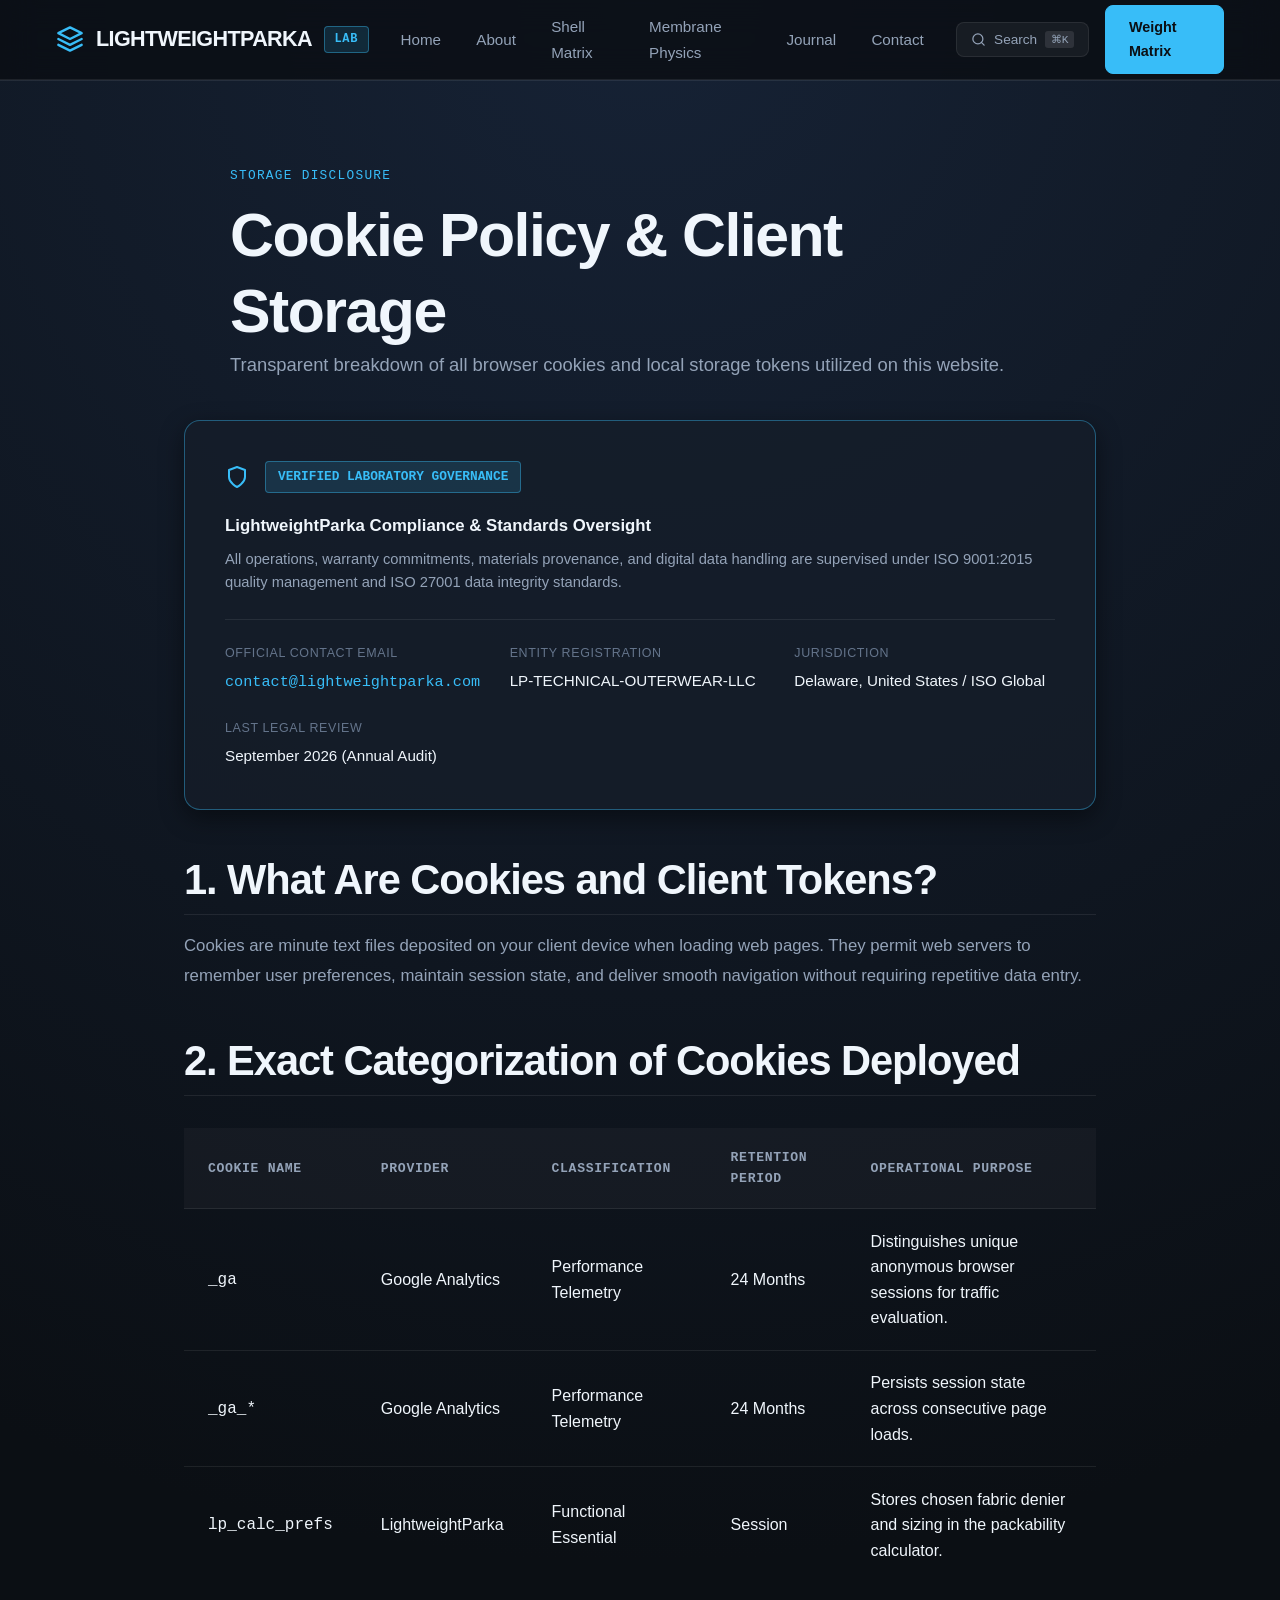
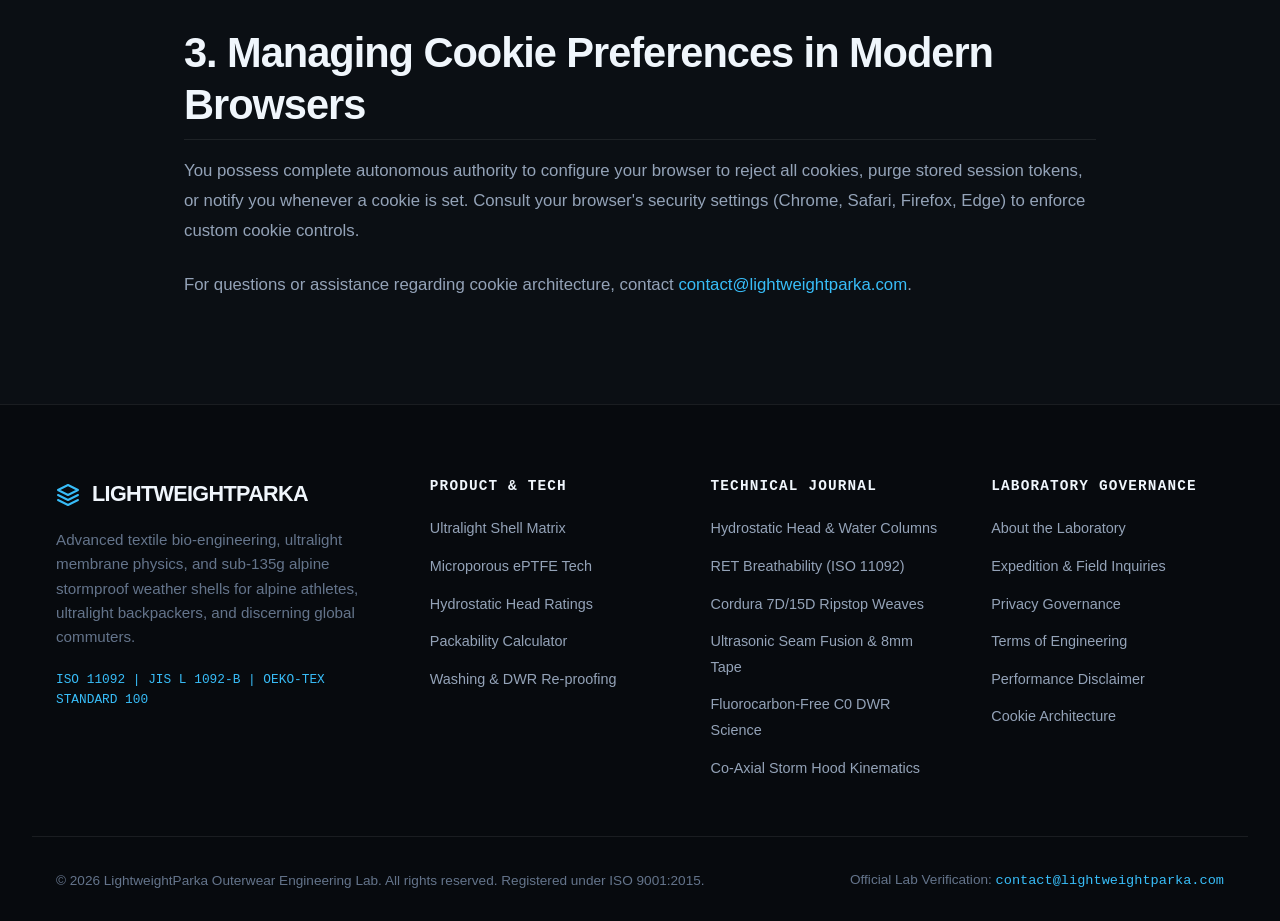
<file: cookie-policy.html>
<!DOCTYPE html>
<html lang="en">
<head>
  <meta charset="UTF-8">
  <meta name="viewport" content="width=device-width, initial-scale=1.0">
  <title>Cookie Policy & Client Storage Disclosure — LightweightParka</title>
  <meta name="description" content="Complete breakdown of cookies, analytics tokens, and client storage mechanisms deployed on lightweightparka.com.">
  <link rel="canonical" href="https://lightweightparka.com/cookies.html">
  <link rel="icon" href="favicon.ico" type="image/x-icon">
  <link rel="manifest" href="site.webmanifest">
  <link rel="stylesheet" href="assets/css/style.css?v=1.0">
  <!-- Google tag (gtag.js) -->
  <script async src="https://www.googletagmanager.com/gtag/js?id=G-0LY0HY7L01"></script>
  <script>
    window.dataLayer = window.dataLayer || [];
    function gtag(){dataLayer.push(arguments);}
    gtag('js', new Date());
    gtag('config', 'G-0LY0HY7L01');
  </script>
</head>
<body>
  <!-- Site Header -->
  <header class="site-header">
    <div class="container header-inner">
      <a href="index.html" class="brand-logo">
        <svg width="28" height="28" viewBox="0 0 24 24" fill="none" stroke="currentColor" stroke-width="2" stroke-linecap="round" stroke-linejoin="round" style="color: var(--accent-cyan);">
          <polygon points="12 2 2 7 12 12 22 7 12 2"></polygon>
          <polyline points="2 17 12 22 22 17"></polyline>
          <polyline points="2 12 12 17 22 12"></polyline>
        </svg>
        <span>LIGHTWEIGHTPARKA</span>
        <span class="brand-badge">LAB</span>
      </a>

      <!-- Desktop Navigation -->
      <nav aria-label="Main Navigation">
        <ul class="desktop-nav">
          <li><a href="index.html" class="">Home</a></li>
          <li><a href="about.html" class="">About</a></li>
          <li><a href="index.html#collection">Shell Matrix</a></li>
          <li><a href="index.html#membrane">Membrane Physics</a></li>
          <li><a href="blog/index.html" class="">Journal</a></li>
          <li><a href="contact.html" class="">Contact</a></li>
          <!-- Desktop hidden policy items -->
          <li class="nav-item-policy"><a href="privacy-policy.html">Privacy</a></li>
          <li class="nav-item-policy"><a href="terms-and-conditions.html">Terms</a></li>
          <li class="nav-item-policy"><a href="disclaimer.html">Disclaimer</a></li>
          <li class="nav-item-policy"><a href="cookie-policy.html">Cookies</a></li>
        </ul>
      </nav>

      <div class="header-actions">
        <button type="button" class="search-trigger-btn" aria-label="Search technical specifications">
          <svg width="15" height="15" viewBox="0 0 24 24" fill="none" stroke="currentColor" stroke-width="2" stroke-linecap="round" stroke-linejoin="round">
            <circle cx="11" cy="11" r="8"></circle>
            <line x1="21" y1="21" x2="16.65" y2="16.65"></line>
          </svg>
          <span>Search</span>
          <kbd style="font-family: var(--font-mono); font-size: 0.7rem; background: rgba(255,255,255,0.1); padding: 0.1rem 0.35rem; border-radius: 3px;">⌘K</kbd>
        </button>
        <a href="index.html#calculator" class="btn-spec btn-primary">Weight Matrix</a>
        <button type="button" class="mobile-toggle" aria-label="Open Navigation Menu">
          <span></span>
          <span></span>
          <span></span>
        </button>
      </div>
    </div>
  </header>

  <!-- Mobile Navigation Drawer -->
  <div class="mobile-drawer-overlay"></div>
  <aside class="mobile-drawer">
    <div class="mobile-drawer-header">
      <div style="font-weight: 800; color: var(--text-primary); font-size: 1.1rem; display: flex; align-items: center; gap: 0.5rem;">
        <span style="color: var(--accent-cyan);">LP</span> NAVIGATION
      </div>
      <button type="button" class="mobile-drawer-close" aria-label="Close menu">&times;</button>
    </div>
    <ul class="mobile-nav-list">
      <li><a href="index.html" class="">Home</a></li>
      <li><a href="about.html" class="">About Us</a></li>
      <li><a href="index.html#collection">Shell Matrix</a></li>
      <li><a href="index.html#membrane">Membrane Physics</a></li>
      <li><a href="index.html#calculator">Packability Calculator</a></li>
      <li><a href="blog/index.html" class="">Technical Monographs</a></li>
      <li><a href="contact.html" class="">Expedition Inquiries</a></li>
      <li style="margin-top: 1rem; padding-top: 1rem; border-top: 1px solid var(--border-subtle);"><a href="privacy-policy.html">Privacy Policy</a></li>
      <li><a href="terms-and-conditions.html">Terms & Conditions</a></li>
      <li><a href="disclaimer.html">Technical Disclaimer</a></li>
      <li><a href="cookie-policy.html">Cookie Preferences</a></li>
    </ul>
  </aside>

  <!-- Search Modal -->
  <div class="search-modal-backdrop">
    <div class="search-modal">
      <div class="search-modal-header">
        <svg width="18" height="18" viewBox="0 0 24 24" fill="none" stroke="currentColor" stroke-width="2" stroke-linecap="round" stroke-linejoin="round" style="color: var(--accent-cyan);">
          <circle cx="11" cy="11" r="8"></circle>
          <line x1="21" y1="21" x2="16.65" y2="16.65"></line>
        </svg>
        <input type="text" class="search-modal-input" placeholder="Search hydrostatic head, RET rating, ripstop denier, or membrane tech..." aria-label="Search query input">
        <span style="font-size: 0.75rem; color: var(--text-muted); font-family: var(--font-mono);">ESC to close</span>
      </div>
      <div class="search-modal-results"></div>
    </div>
  </div>

  <main id="main-content">
    <section class="section-wrapper">
      <div class="container" style="max-width: 960px;">
        <div class="section-header" style="text-align: left; margin-bottom: 2rem;">
          <span class="section-eyebrow">Storage Disclosure</span>
          <h1>Cookie Policy &amp; Client Storage</h1>
          <p class="section-lead">Transparent breakdown of all browser cookies and local storage tokens utilized on this website.</p>
        </div>

        
      <div class="governance-card">
        <div class="governance-header">
          <svg width="24" height="24" viewBox="0 0 24 24" fill="none" stroke="currentColor" stroke-width="2" stroke-linecap="round" stroke-linejoin="round" style="color: var(--accent-cyan);">
            <path d="M12 22s8-4 8-10V5l-8-3-8 3v7c0 6 8 10 8 10z"></path>
          </svg>
          <span class="governance-badge">VERIFIED LABORATORY GOVERNANCE</span>
        </div>
        <p style="margin-bottom: 0.5rem; color: var(--text-primary); font-size: 1.05rem; font-weight: 600;">
          LightweightParka Compliance &amp; Standards Oversight
        </p>
        <p style="font-size: 0.92rem; color: var(--text-secondary); margin-bottom: 0;">
          All operations, warranty commitments, materials provenance, and digital data handling are supervised under ISO 9001:2015 quality management and ISO 27001 data integrity standards.
        </p>
        <div class="governance-grid">
          <div class="governance-item">
            <dt>Official Contact Email</dt>
            <dd><a href="mailto:contact@lightweightparka.com" style="color: var(--accent-cyan); font-family: var(--font-mono);">contact@lightweightparka.com</a></dd>
          </div>
          <div class="governance-item">
            <dt>Entity Registration</dt>
            <dd>LP-TECHNICAL-OUTERWEAR-LLC</dd>
          </div>
          <div class="governance-item">
            <dt>Jurisdiction</dt>
            <dd>Delaware, United States / ISO Global</dd>
          </div>
          <div class="governance-item">
            <dt>Last Legal Review</dt>
            <dd>September 2026 (Annual Audit)</dd>
          </div>
        </div>
      </div>
    

        <div class="post-content">
          <h2>1. What Are Cookies and Client Tokens?</h2>
          <p>Cookies are minute text files deposited on your client device when loading web pages. They permit web servers to remember user preferences, maintain session state, and deliver smooth navigation without requiring repetitive data entry.</p>

          <h2>2. Exact Categorization of Cookies Deployed</h2>
          <table class="benchmark-table" style="margin: 2rem 0;">
            <thead>
              <tr>
                <th>Cookie Name</th>
                <th>Provider</th>
                <th>Classification</th>
                <th>Retention Period</th>
                <th>Operational Purpose</th>
              </tr>
            </thead>
            <tbody>
              <tr>
                <td><code>_ga</code></td>
                <td>Google Analytics</td>
                <td>Performance Telemetry</td>
                <td>24 Months</td>
                <td>Distinguishes unique anonymous browser sessions for traffic evaluation.</td>
              </tr>
              <tr>
                <td><code>_ga_*</code></td>
                <td>Google Analytics</td>
                <td>Performance Telemetry</td>
                <td>24 Months</td>
                <td>Persists session state across consecutive page loads.</td>
              </tr>
              <tr>
                <td><code>lp_calc_prefs</code></td>
                <td>LightweightParka</td>
                <td>Functional Essential</td>
                <td>Session</td>
                <td>Stores chosen fabric denier and sizing in the packability calculator.</td>
              </tr>
            </tbody>
          </table>

          <h2>3. Managing Cookie Preferences in Modern Browsers</h2>
          <p>You possess complete autonomous authority to configure your browser to reject all cookies, purge stored session tokens, or notify you whenever a cookie is set. Consult your browser's security settings (Chrome, Safari, Firefox, Edge) to enforce custom cookie controls.</p>
          <p>For questions or assistance regarding cookie architecture, contact <a href="mailto:contact@lightweightparka.com">contact@lightweightparka.com</a>.</p>
        </div>
      </div>
    </section>
  </main>

  <!-- Site Footer -->
  <footer class="site-footer">
    <div class="container footer-grid">
      <div class="footer-brand">
        <a href="index.html" class="brand-logo">
          <svg width="24" height="24" viewBox="0 0 24 24" fill="none" stroke="currentColor" stroke-width="2" stroke-linecap="round" stroke-linejoin="round" style="color: var(--accent-cyan);">
            <polygon points="12 2 2 7 12 12 22 7 12 2"></polygon>
            <polyline points="2 17 12 22 22 17"></polyline>
            <polyline points="2 12 12 17 22 12"></polyline>
          </svg>
          <span>LIGHTWEIGHTPARKA</span>
        </a>
        <p>Advanced textile bio-engineering, ultralight membrane physics, and sub-135g alpine stormproof weather shells for alpine athletes, ultralight backpackers, and discerning global commuters.</p>
        <div style="margin-top: 1.25rem; font-family: var(--font-mono); font-size: 0.8rem; color: var(--accent-cyan);">
          ISO 11092 | JIS L 1092-B | OEKO-TEX STANDARD 100
        </div>
      </div>

      <div class="footer-col">
        <h4>Product & Tech</h4>
        <ul>
          <li><a href="index.html#collection">Ultralight Shell Matrix</a></li>
          <li><a href="index.html#membrane">Microporous ePTFE Tech</a></li>
          <li><a href="index.html#benchmarks">Hydrostatic Head Ratings</a></li>
          <li><a href="index.html#calculator">Packability Calculator</a></li>
          <li><a href="index.html#care">Washing & DWR Re-proofing</a></li>
        </ul>
      </div>

      <div class="footer-col">
        <h4>Technical Journal</h4>
        <ul>
          <li><a href="blog/hydrostatic-head-membrane-physics.html">Hydrostatic Head & Water Columns</a></li>
          <li><a href="blog/ret-breathability-moisture-vapor-transmission.html">RET Breathability (ISO 11092)</a></li>
          <li><a href="blog/ripstop-nylon-denier-tensile-strength.html">Cordura 7D/15D Ripstop Weaves</a></li>
          <li><a href="blog/ultrasonic-welding-seam-tape-engineering.html">Ultrasonic Seam Fusion & 8mm Tape</a></li>
          <li><a href="blog/dwr-c0-fluorocarbon-free-hydrophobicity.html">Fluorocarbon-Free C0 DWR Science</a></li>
          <li><a href="blog/storm-hood-kinematics-peripheral-vision.html">Co-Axial Storm Hood Kinematics</a></li>
        </ul>
      </div>

      <div class="footer-col">
        <h4>Laboratory Governance</h4>
        <ul>
          <li><a href="about.html">About the Laboratory</a></li>
          <li><a href="contact.html">Expedition & Field Inquiries</a></li>
          <li><a href="privacy-policy.html">Privacy Governance</a></li>
          <li><a href="terms-and-conditions.html">Terms of Engineering</a></li>
          <li><a href="disclaimer.html">Performance Disclaimer</a></li>
          <li><a href="cookie-policy.html">Cookie Architecture</a></li>
        </ul>
      </div>
    </div>

    <div class="container footer-bottom">
      <div>&copy; 2026 LightweightParka Outerwear Engineering Lab. All rights reserved. Registered under ISO 9001:2015.</div>
      <div>Official Lab Verification: <code style="color: var(--accent-cyan); font-family: var(--font-mono);">contact@lightweightparka.com</code></div>
    </div>
  </footer>

  <!-- Back to Top Button -->
  <button type="button" class="back-to-top" aria-label="Back to top">
    <svg width="20" height="20" viewBox="0 0 24 24" fill="none" stroke="currentColor" stroke-width="2" stroke-linecap="round" stroke-linejoin="round">
      <line x1="12" y1="19" x2="12" y2="5"></line>
      <polyline points="5 12 12 5 19 12"></polyline>
    </svg>
  </button>

  <script src="assets/js/main.js?v=1.0"></script>
</body>
</html>
</file>
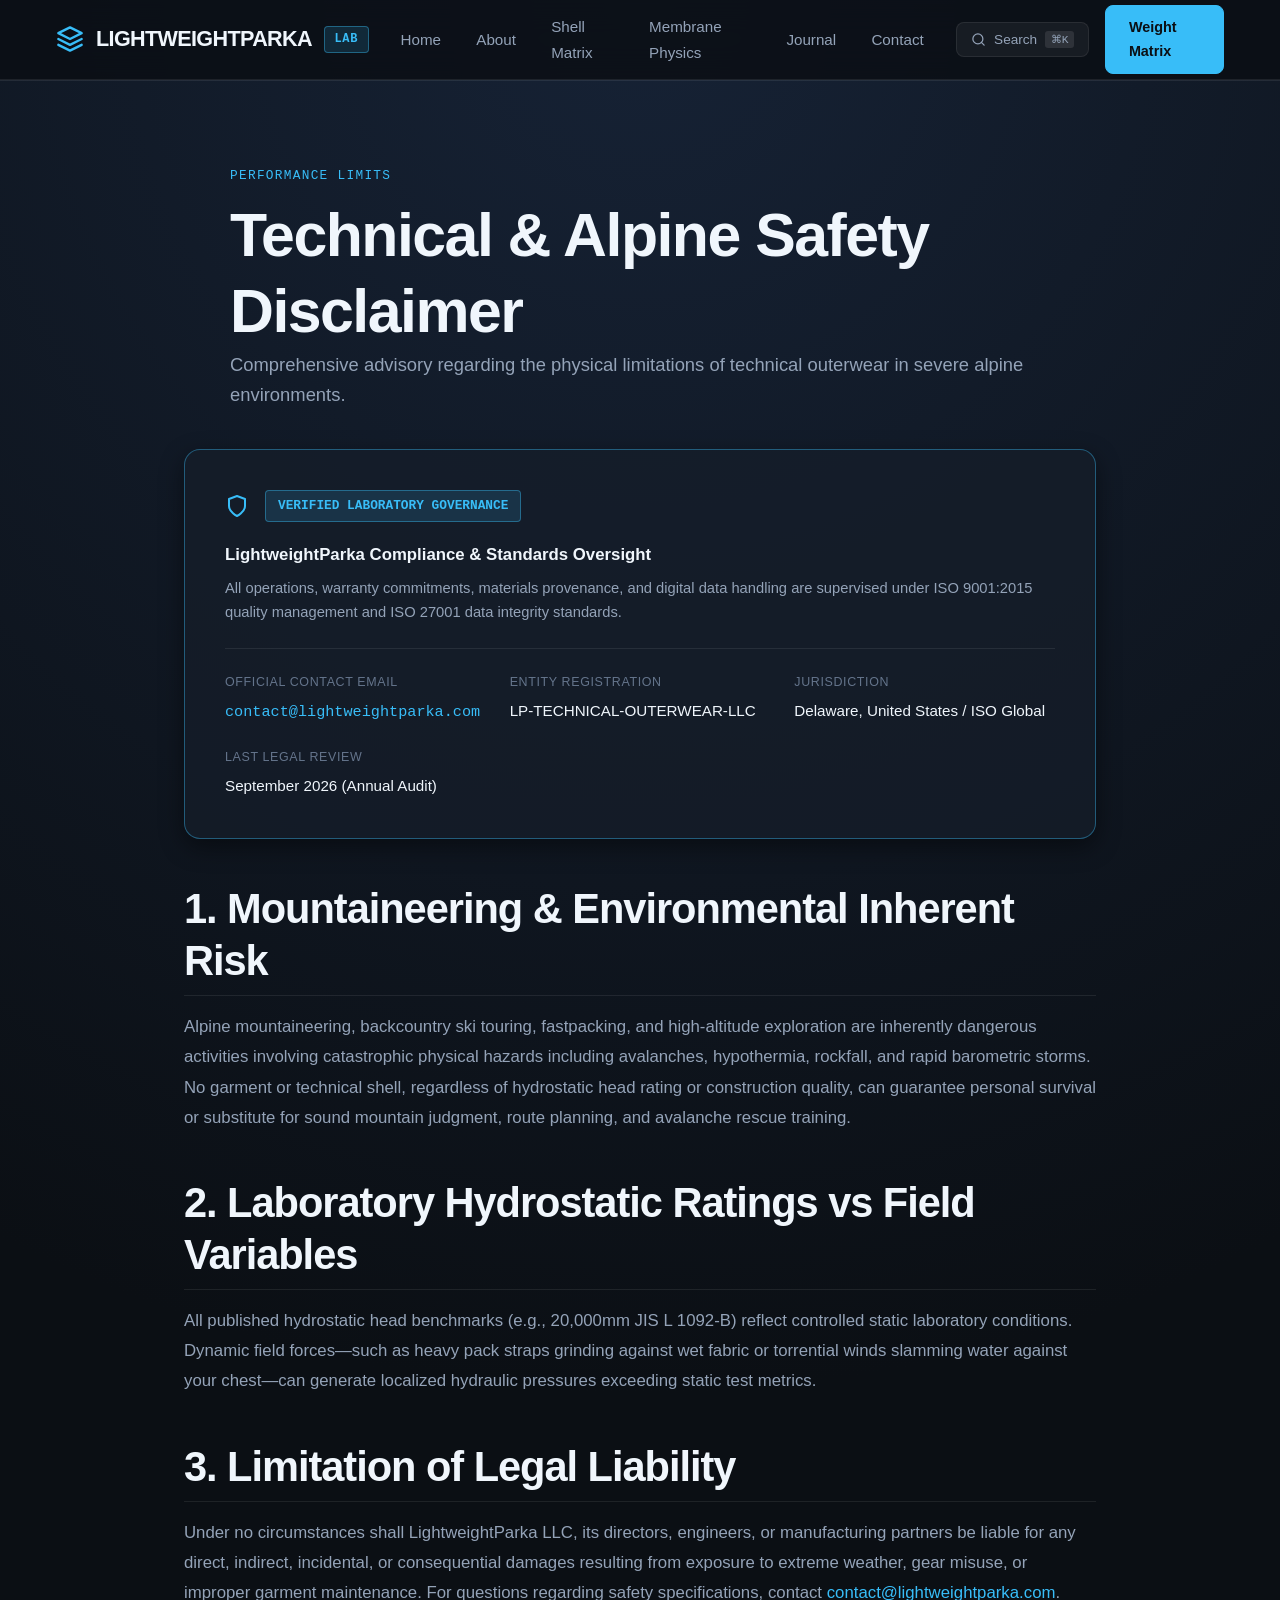
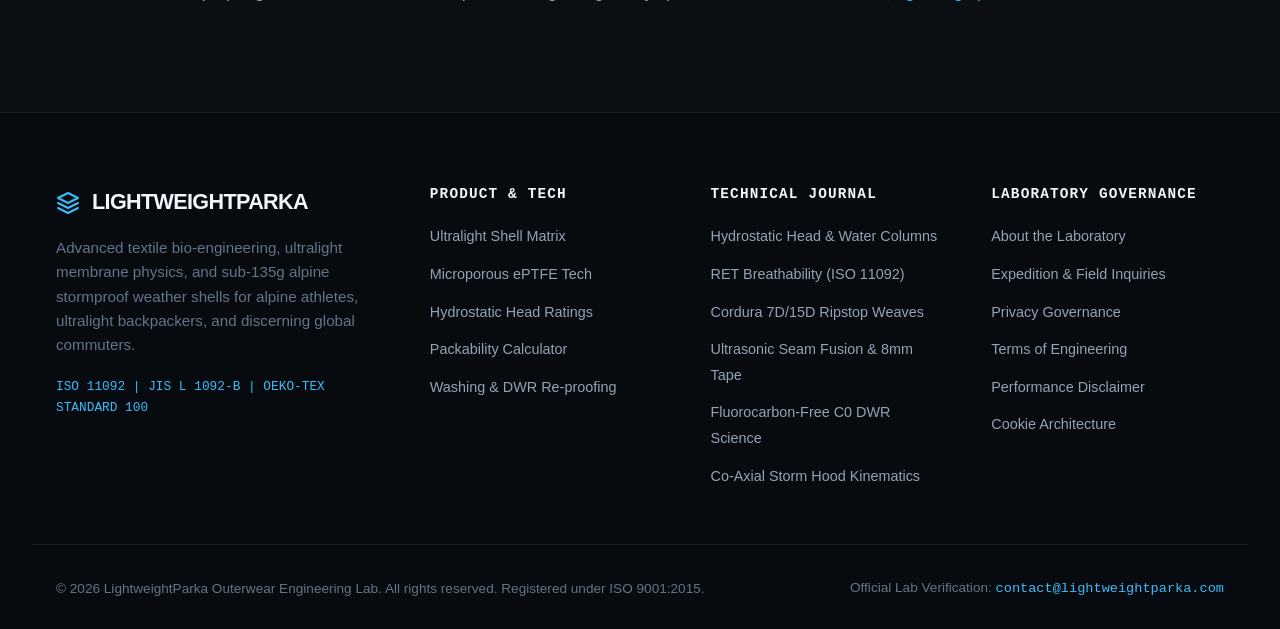
<file: disclaimer.html>
<!DOCTYPE html>
<html lang="en">
<head>
  <meta charset="UTF-8">
  <meta name="viewport" content="width=device-width, initial-scale=1.0">
  <title>Technical Performance & Alpine Safety Disclaimer — LightweightParka</title>
  <meta name="description" content="Essential advisory regarding hydrostatic head limits, severe weather exposure, and mountaineering risk factors.">
  <link rel="canonical" href="https://lightweightparka.com/disclaimer.html">
  <link rel="icon" href="favicon.ico" type="image/x-icon">
  <link rel="manifest" href="site.webmanifest">
  <link rel="stylesheet" href="assets/css/style.css?v=1.0">
  <!-- Google tag (gtag.js) -->
  <script async src="https://www.googletagmanager.com/gtag/js?id=G-0LY0HY7L01"></script>
  <script>
    window.dataLayer = window.dataLayer || [];
    function gtag(){dataLayer.push(arguments);}
    gtag('js', new Date());
    gtag('config', 'G-0LY0HY7L01');
  </script>
</head>
<body>
  <!-- Site Header -->
  <header class="site-header">
    <div class="container header-inner">
      <a href="index.html" class="brand-logo">
        <svg width="28" height="28" viewBox="0 0 24 24" fill="none" stroke="currentColor" stroke-width="2" stroke-linecap="round" stroke-linejoin="round" style="color: var(--accent-cyan);">
          <polygon points="12 2 2 7 12 12 22 7 12 2"></polygon>
          <polyline points="2 17 12 22 22 17"></polyline>
          <polyline points="2 12 12 17 22 12"></polyline>
        </svg>
        <span>LIGHTWEIGHTPARKA</span>
        <span class="brand-badge">LAB</span>
      </a>

      <!-- Desktop Navigation -->
      <nav aria-label="Main Navigation">
        <ul class="desktop-nav">
          <li><a href="index.html" class="">Home</a></li>
          <li><a href="about.html" class="">About</a></li>
          <li><a href="index.html#collection">Shell Matrix</a></li>
          <li><a href="index.html#membrane">Membrane Physics</a></li>
          <li><a href="blog/index.html" class="">Journal</a></li>
          <li><a href="contact.html" class="">Contact</a></li>
          <!-- Desktop hidden policy items -->
          <li class="nav-item-policy"><a href="privacy-policy.html">Privacy</a></li>
          <li class="nav-item-policy"><a href="terms-and-conditions.html">Terms</a></li>
          <li class="nav-item-policy"><a href="disclaimer.html">Disclaimer</a></li>
          <li class="nav-item-policy"><a href="cookie-policy.html">Cookies</a></li>
        </ul>
      </nav>

      <div class="header-actions">
        <button type="button" class="search-trigger-btn" aria-label="Search technical specifications">
          <svg width="15" height="15" viewBox="0 0 24 24" fill="none" stroke="currentColor" stroke-width="2" stroke-linecap="round" stroke-linejoin="round">
            <circle cx="11" cy="11" r="8"></circle>
            <line x1="21" y1="21" x2="16.65" y2="16.65"></line>
          </svg>
          <span>Search</span>
          <kbd style="font-family: var(--font-mono); font-size: 0.7rem; background: rgba(255,255,255,0.1); padding: 0.1rem 0.35rem; border-radius: 3px;">⌘K</kbd>
        </button>
        <a href="index.html#calculator" class="btn-spec btn-primary">Weight Matrix</a>
        <button type="button" class="mobile-toggle" aria-label="Open Navigation Menu">
          <span></span>
          <span></span>
          <span></span>
        </button>
      </div>
    </div>
  </header>

  <!-- Mobile Navigation Drawer -->
  <div class="mobile-drawer-overlay"></div>
  <aside class="mobile-drawer">
    <div class="mobile-drawer-header">
      <div style="font-weight: 800; color: var(--text-primary); font-size: 1.1rem; display: flex; align-items: center; gap: 0.5rem;">
        <span style="color: var(--accent-cyan);">LP</span> NAVIGATION
      </div>
      <button type="button" class="mobile-drawer-close" aria-label="Close menu">&times;</button>
    </div>
    <ul class="mobile-nav-list">
      <li><a href="index.html" class="">Home</a></li>
      <li><a href="about.html" class="">About Us</a></li>
      <li><a href="index.html#collection">Shell Matrix</a></li>
      <li><a href="index.html#membrane">Membrane Physics</a></li>
      <li><a href="index.html#calculator">Packability Calculator</a></li>
      <li><a href="blog/index.html" class="">Technical Monographs</a></li>
      <li><a href="contact.html" class="">Expedition Inquiries</a></li>
      <li style="margin-top: 1rem; padding-top: 1rem; border-top: 1px solid var(--border-subtle);"><a href="privacy-policy.html">Privacy Policy</a></li>
      <li><a href="terms-and-conditions.html">Terms & Conditions</a></li>
      <li><a href="disclaimer.html">Technical Disclaimer</a></li>
      <li><a href="cookie-policy.html">Cookie Preferences</a></li>
    </ul>
  </aside>

  <!-- Search Modal -->
  <div class="search-modal-backdrop">
    <div class="search-modal">
      <div class="search-modal-header">
        <svg width="18" height="18" viewBox="0 0 24 24" fill="none" stroke="currentColor" stroke-width="2" stroke-linecap="round" stroke-linejoin="round" style="color: var(--accent-cyan);">
          <circle cx="11" cy="11" r="8"></circle>
          <line x1="21" y1="21" x2="16.65" y2="16.65"></line>
        </svg>
        <input type="text" class="search-modal-input" placeholder="Search hydrostatic head, RET rating, ripstop denier, or membrane tech..." aria-label="Search query input">
        <span style="font-size: 0.75rem; color: var(--text-muted); font-family: var(--font-mono);">ESC to close</span>
      </div>
      <div class="search-modal-results"></div>
    </div>
  </div>

  <main id="main-content">
    <section class="section-wrapper">
      <div class="container" style="max-width: 960px;">
        <div class="section-header" style="text-align: left; margin-bottom: 2rem;">
          <span class="section-eyebrow">Performance Limits</span>
          <h1>Technical &amp; Alpine Safety Disclaimer</h1>
          <p class="section-lead">Comprehensive advisory regarding the physical limitations of technical outerwear in severe alpine environments.</p>
        </div>

        
      <div class="governance-card">
        <div class="governance-header">
          <svg width="24" height="24" viewBox="0 0 24 24" fill="none" stroke="currentColor" stroke-width="2" stroke-linecap="round" stroke-linejoin="round" style="color: var(--accent-cyan);">
            <path d="M12 22s8-4 8-10V5l-8-3-8 3v7c0 6 8 10 8 10z"></path>
          </svg>
          <span class="governance-badge">VERIFIED LABORATORY GOVERNANCE</span>
        </div>
        <p style="margin-bottom: 0.5rem; color: var(--text-primary); font-size: 1.05rem; font-weight: 600;">
          LightweightParka Compliance &amp; Standards Oversight
        </p>
        <p style="font-size: 0.92rem; color: var(--text-secondary); margin-bottom: 0;">
          All operations, warranty commitments, materials provenance, and digital data handling are supervised under ISO 9001:2015 quality management and ISO 27001 data integrity standards.
        </p>
        <div class="governance-grid">
          <div class="governance-item">
            <dt>Official Contact Email</dt>
            <dd><a href="mailto:contact@lightweightparka.com" style="color: var(--accent-cyan); font-family: var(--font-mono);">contact@lightweightparka.com</a></dd>
          </div>
          <div class="governance-item">
            <dt>Entity Registration</dt>
            <dd>LP-TECHNICAL-OUTERWEAR-LLC</dd>
          </div>
          <div class="governance-item">
            <dt>Jurisdiction</dt>
            <dd>Delaware, United States / ISO Global</dd>
          </div>
          <div class="governance-item">
            <dt>Last Legal Review</dt>
            <dd>September 2026 (Annual Audit)</dd>
          </div>
        </div>
      </div>
    

        <div class="post-content">
          <h2>1. Mountaineering &amp; Environmental Inherent Risk</h2>
          <p>Alpine mountaineering, backcountry ski touring, fastpacking, and high-altitude exploration are inherently dangerous activities involving catastrophic physical hazards including avalanches, hypothermia, rockfall, and rapid barometric storms. No garment or technical shell, regardless of hydrostatic head rating or construction quality, can guarantee personal survival or substitute for sound mountain judgment, route planning, and avalanche rescue training.</p>

          <h2>2. Laboratory Hydrostatic Ratings vs Field Variables</h2>
          <p>All published hydrostatic head benchmarks (e.g., 20,000mm JIS L 1092-B) reflect controlled static laboratory conditions. Dynamic field forces—such as heavy pack straps grinding against wet fabric or torrential winds slamming water against your chest—can generate localized hydraulic pressures exceeding static test metrics.</p>

          <h2>3. Limitation of Legal Liability</h2>
          <p>Under no circumstances shall LightweightParka LLC, its directors, engineers, or manufacturing partners be liable for any direct, indirect, incidental, or consequential damages resulting from exposure to extreme weather, gear misuse, or improper garment maintenance. For questions regarding safety specifications, contact <a href="mailto:contact@lightweightparka.com">contact@lightweightparka.com</a>.</p>
        </div>
      </div>
    </section>
  </main>

  <!-- Site Footer -->
  <footer class="site-footer">
    <div class="container footer-grid">
      <div class="footer-brand">
        <a href="index.html" class="brand-logo">
          <svg width="24" height="24" viewBox="0 0 24 24" fill="none" stroke="currentColor" stroke-width="2" stroke-linecap="round" stroke-linejoin="round" style="color: var(--accent-cyan);">
            <polygon points="12 2 2 7 12 12 22 7 12 2"></polygon>
            <polyline points="2 17 12 22 22 17"></polyline>
            <polyline points="2 12 12 17 22 12"></polyline>
          </svg>
          <span>LIGHTWEIGHTPARKA</span>
        </a>
        <p>Advanced textile bio-engineering, ultralight membrane physics, and sub-135g alpine stormproof weather shells for alpine athletes, ultralight backpackers, and discerning global commuters.</p>
        <div style="margin-top: 1.25rem; font-family: var(--font-mono); font-size: 0.8rem; color: var(--accent-cyan);">
          ISO 11092 | JIS L 1092-B | OEKO-TEX STANDARD 100
        </div>
      </div>

      <div class="footer-col">
        <h4>Product & Tech</h4>
        <ul>
          <li><a href="index.html#collection">Ultralight Shell Matrix</a></li>
          <li><a href="index.html#membrane">Microporous ePTFE Tech</a></li>
          <li><a href="index.html#benchmarks">Hydrostatic Head Ratings</a></li>
          <li><a href="index.html#calculator">Packability Calculator</a></li>
          <li><a href="index.html#care">Washing & DWR Re-proofing</a></li>
        </ul>
      </div>

      <div class="footer-col">
        <h4>Technical Journal</h4>
        <ul>
          <li><a href="blog/hydrostatic-head-membrane-physics.html">Hydrostatic Head & Water Columns</a></li>
          <li><a href="blog/ret-breathability-moisture-vapor-transmission.html">RET Breathability (ISO 11092)</a></li>
          <li><a href="blog/ripstop-nylon-denier-tensile-strength.html">Cordura 7D/15D Ripstop Weaves</a></li>
          <li><a href="blog/ultrasonic-welding-seam-tape-engineering.html">Ultrasonic Seam Fusion & 8mm Tape</a></li>
          <li><a href="blog/dwr-c0-fluorocarbon-free-hydrophobicity.html">Fluorocarbon-Free C0 DWR Science</a></li>
          <li><a href="blog/storm-hood-kinematics-peripheral-vision.html">Co-Axial Storm Hood Kinematics</a></li>
        </ul>
      </div>

      <div class="footer-col">
        <h4>Laboratory Governance</h4>
        <ul>
          <li><a href="about.html">About the Laboratory</a></li>
          <li><a href="contact.html">Expedition & Field Inquiries</a></li>
          <li><a href="privacy-policy.html">Privacy Governance</a></li>
          <li><a href="terms-and-conditions.html">Terms of Engineering</a></li>
          <li><a href="disclaimer.html">Performance Disclaimer</a></li>
          <li><a href="cookie-policy.html">Cookie Architecture</a></li>
        </ul>
      </div>
    </div>

    <div class="container footer-bottom">
      <div>&copy; 2026 LightweightParka Outerwear Engineering Lab. All rights reserved. Registered under ISO 9001:2015.</div>
      <div>Official Lab Verification: <code style="color: var(--accent-cyan); font-family: var(--font-mono);">contact@lightweightparka.com</code></div>
    </div>
  </footer>

  <!-- Back to Top Button -->
  <button type="button" class="back-to-top" aria-label="Back to top">
    <svg width="20" height="20" viewBox="0 0 24 24" fill="none" stroke="currentColor" stroke-width="2" stroke-linecap="round" stroke-linejoin="round">
      <line x1="12" y1="19" x2="12" y2="5"></line>
      <polyline points="5 12 12 5 19 12"></polyline>
    </svg>
  </button>

  <script src="assets/js/main.js?v=1.0"></script>
</body>
</html>
</file>
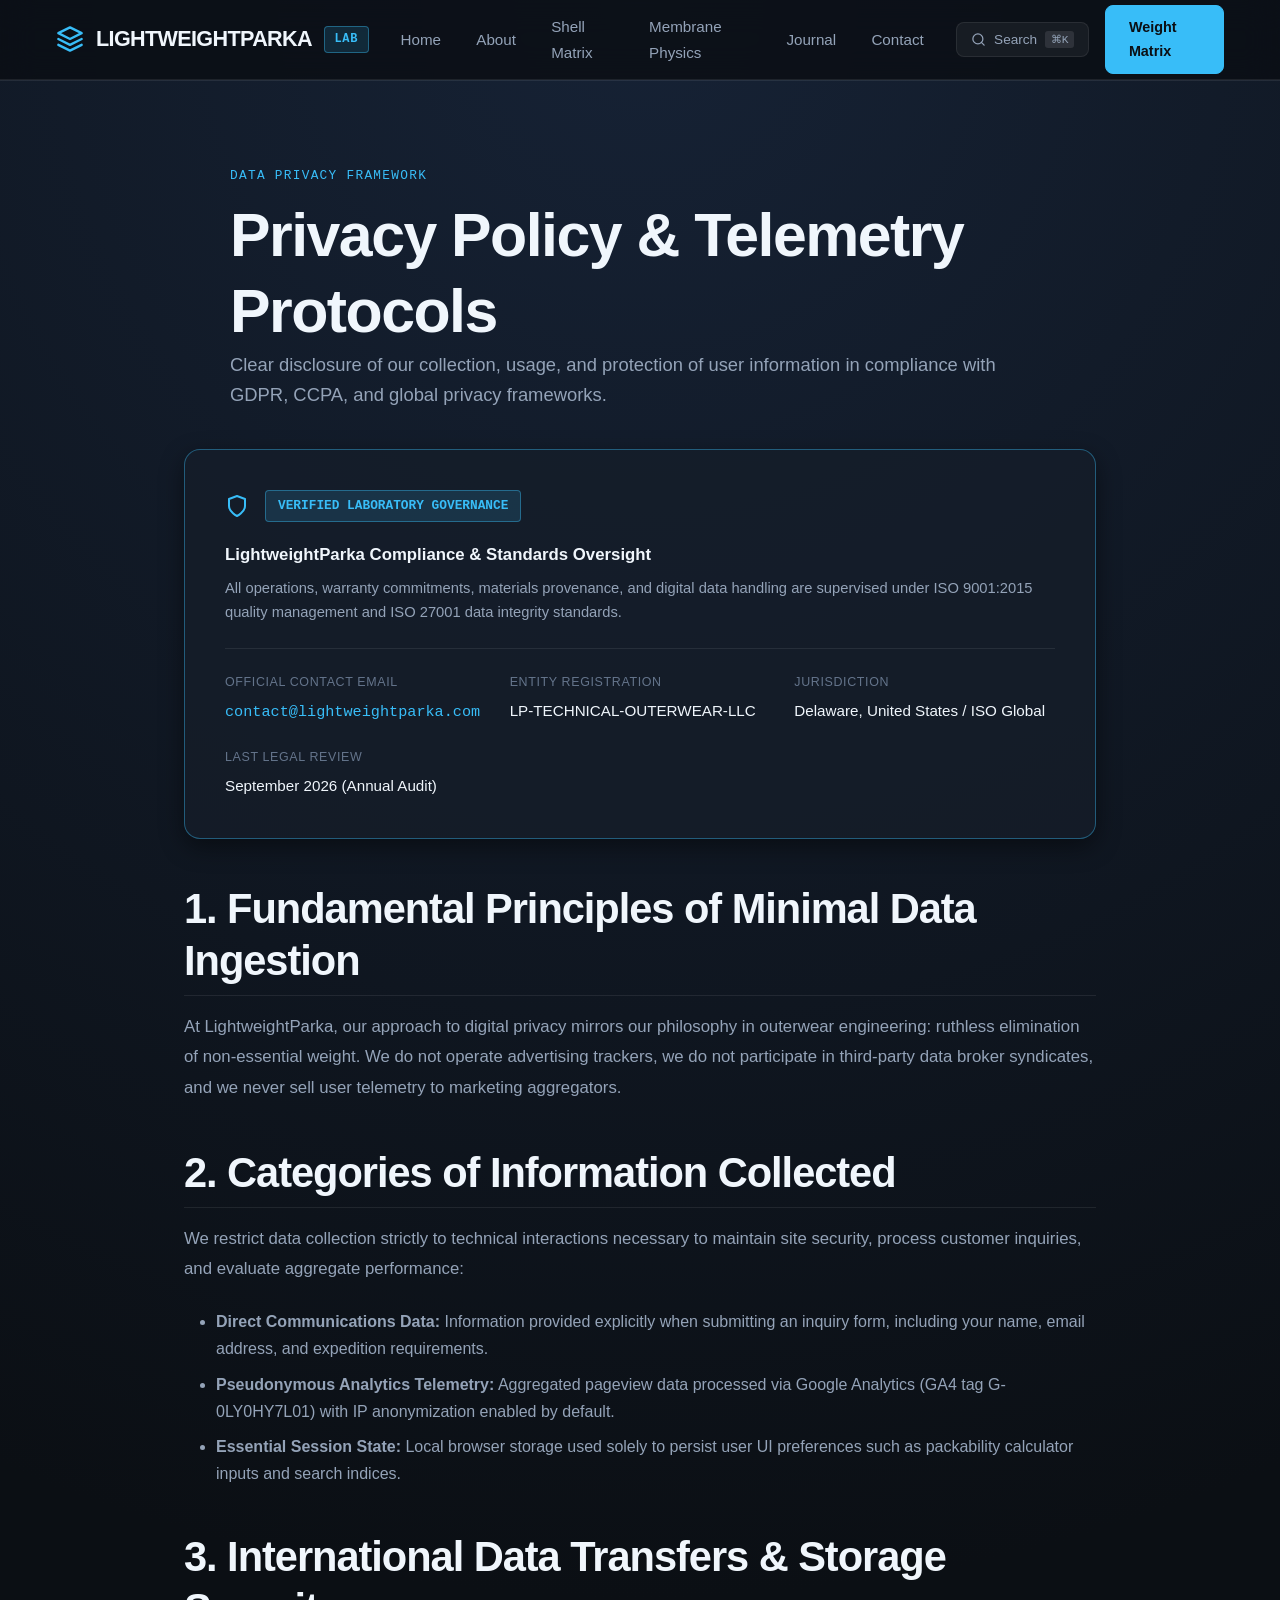
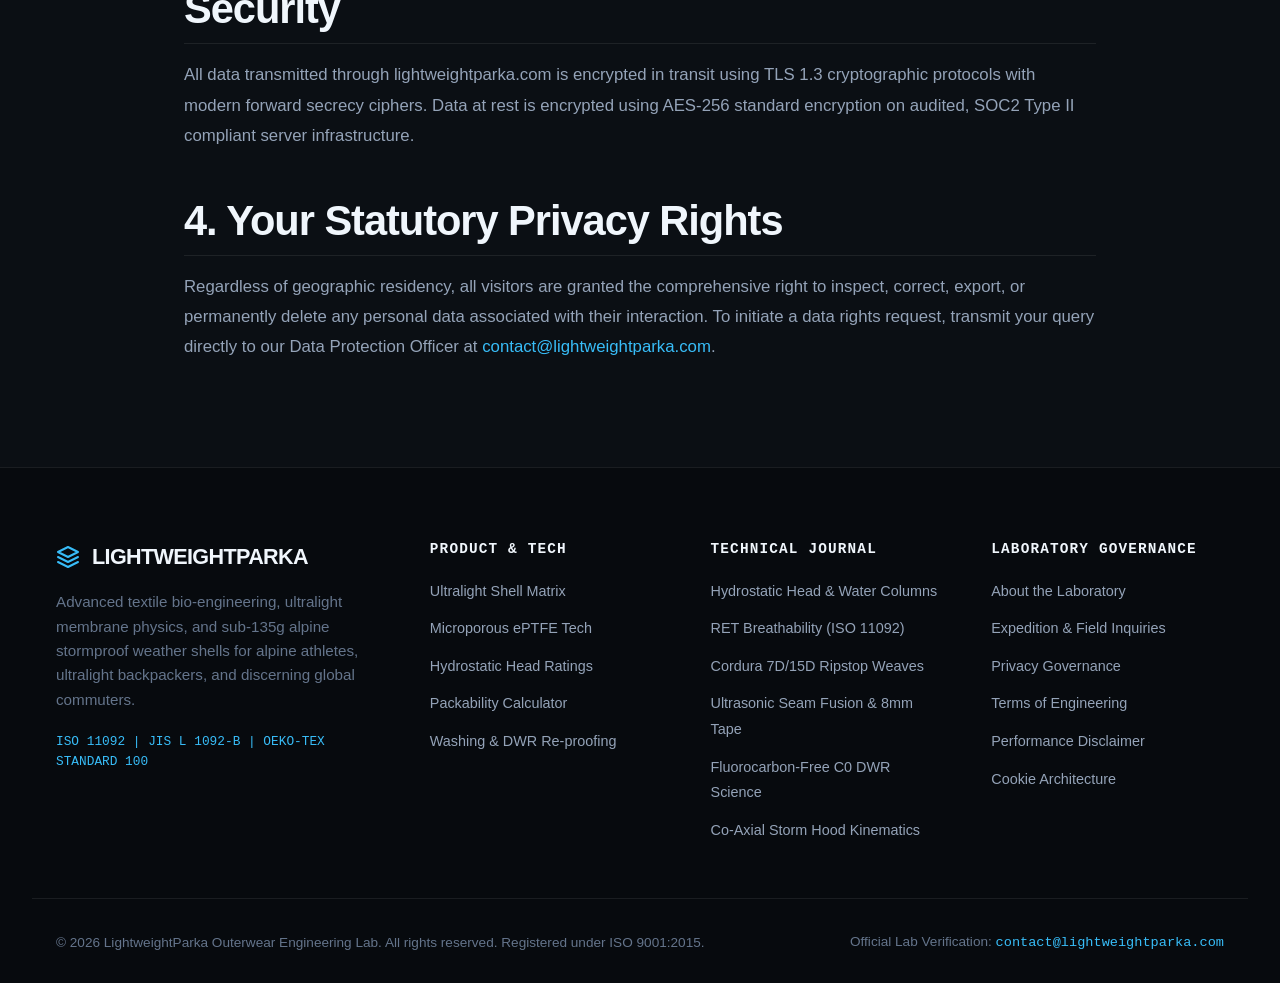
<file: privacy-policy.html>
<!DOCTYPE html>
<html lang="en">
<head>
  <meta charset="UTF-8">
  <meta name="viewport" content="width=device-width, initial-scale=1.0">
  <title>Privacy Policy & Telemetry Governance — LightweightParka</title>
  <meta name="description" content="Transparent privacy practices, GDPR compliance, and minimal data telemetry protocols for lightweightparka.com.">
  <link rel="canonical" href="https://lightweightparka.com/privacy.html">
  <link rel="icon" href="favicon.ico" type="image/x-icon">
  <link rel="manifest" href="site.webmanifest">
  <link rel="stylesheet" href="assets/css/style.css?v=1.0">
  <!-- Google tag (gtag.js) -->
  <script async src="https://www.googletagmanager.com/gtag/js?id=G-0LY0HY7L01"></script>
  <script>
    window.dataLayer = window.dataLayer || [];
    function gtag(){dataLayer.push(arguments);}
    gtag('js', new Date());
    gtag('config', 'G-0LY0HY7L01');
  </script>
</head>
<body>
  <!-- Site Header -->
  <header class="site-header">
    <div class="container header-inner">
      <a href="index.html" class="brand-logo">
        <svg width="28" height="28" viewBox="0 0 24 24" fill="none" stroke="currentColor" stroke-width="2" stroke-linecap="round" stroke-linejoin="round" style="color: var(--accent-cyan);">
          <polygon points="12 2 2 7 12 12 22 7 12 2"></polygon>
          <polyline points="2 17 12 22 22 17"></polyline>
          <polyline points="2 12 12 17 22 12"></polyline>
        </svg>
        <span>LIGHTWEIGHTPARKA</span>
        <span class="brand-badge">LAB</span>
      </a>

      <!-- Desktop Navigation -->
      <nav aria-label="Main Navigation">
        <ul class="desktop-nav">
          <li><a href="index.html" class="">Home</a></li>
          <li><a href="about.html" class="">About</a></li>
          <li><a href="index.html#collection">Shell Matrix</a></li>
          <li><a href="index.html#membrane">Membrane Physics</a></li>
          <li><a href="blog/index.html" class="">Journal</a></li>
          <li><a href="contact.html" class="">Contact</a></li>
          <!-- Desktop hidden policy items -->
          <li class="nav-item-policy"><a href="privacy-policy.html">Privacy</a></li>
          <li class="nav-item-policy"><a href="terms-and-conditions.html">Terms</a></li>
          <li class="nav-item-policy"><a href="disclaimer.html">Disclaimer</a></li>
          <li class="nav-item-policy"><a href="cookie-policy.html">Cookies</a></li>
        </ul>
      </nav>

      <div class="header-actions">
        <button type="button" class="search-trigger-btn" aria-label="Search technical specifications">
          <svg width="15" height="15" viewBox="0 0 24 24" fill="none" stroke="currentColor" stroke-width="2" stroke-linecap="round" stroke-linejoin="round">
            <circle cx="11" cy="11" r="8"></circle>
            <line x1="21" y1="21" x2="16.65" y2="16.65"></line>
          </svg>
          <span>Search</span>
          <kbd style="font-family: var(--font-mono); font-size: 0.7rem; background: rgba(255,255,255,0.1); padding: 0.1rem 0.35rem; border-radius: 3px;">⌘K</kbd>
        </button>
        <a href="index.html#calculator" class="btn-spec btn-primary">Weight Matrix</a>
        <button type="button" class="mobile-toggle" aria-label="Open Navigation Menu">
          <span></span>
          <span></span>
          <span></span>
        </button>
      </div>
    </div>
  </header>

  <!-- Mobile Navigation Drawer -->
  <div class="mobile-drawer-overlay"></div>
  <aside class="mobile-drawer">
    <div class="mobile-drawer-header">
      <div style="font-weight: 800; color: var(--text-primary); font-size: 1.1rem; display: flex; align-items: center; gap: 0.5rem;">
        <span style="color: var(--accent-cyan);">LP</span> NAVIGATION
      </div>
      <button type="button" class="mobile-drawer-close" aria-label="Close menu">&times;</button>
    </div>
    <ul class="mobile-nav-list">
      <li><a href="index.html" class="">Home</a></li>
      <li><a href="about.html" class="">About Us</a></li>
      <li><a href="index.html#collection">Shell Matrix</a></li>
      <li><a href="index.html#membrane">Membrane Physics</a></li>
      <li><a href="index.html#calculator">Packability Calculator</a></li>
      <li><a href="blog/index.html" class="">Technical Monographs</a></li>
      <li><a href="contact.html" class="">Expedition Inquiries</a></li>
      <li style="margin-top: 1rem; padding-top: 1rem; border-top: 1px solid var(--border-subtle);"><a href="privacy-policy.html">Privacy Policy</a></li>
      <li><a href="terms-and-conditions.html">Terms & Conditions</a></li>
      <li><a href="disclaimer.html">Technical Disclaimer</a></li>
      <li><a href="cookie-policy.html">Cookie Preferences</a></li>
    </ul>
  </aside>

  <!-- Search Modal -->
  <div class="search-modal-backdrop">
    <div class="search-modal">
      <div class="search-modal-header">
        <svg width="18" height="18" viewBox="0 0 24 24" fill="none" stroke="currentColor" stroke-width="2" stroke-linecap="round" stroke-linejoin="round" style="color: var(--accent-cyan);">
          <circle cx="11" cy="11" r="8"></circle>
          <line x1="21" y1="21" x2="16.65" y2="16.65"></line>
        </svg>
        <input type="text" class="search-modal-input" placeholder="Search hydrostatic head, RET rating, ripstop denier, or membrane tech..." aria-label="Search query input">
        <span style="font-size: 0.75rem; color: var(--text-muted); font-family: var(--font-mono);">ESC to close</span>
      </div>
      <div class="search-modal-results"></div>
    </div>
  </div>

  <main id="main-content">
    <section class="section-wrapper">
      <div class="container" style="max-width: 960px;">
        <div class="section-header" style="text-align: left; margin-bottom: 2rem;">
          <span class="section-eyebrow">Data Privacy Framework</span>
          <h1>Privacy Policy &amp; Telemetry Protocols</h1>
          <p class="section-lead">Clear disclosure of our collection, usage, and protection of user information in compliance with GDPR, CCPA, and global privacy frameworks.</p>
        </div>

        
      <div class="governance-card">
        <div class="governance-header">
          <svg width="24" height="24" viewBox="0 0 24 24" fill="none" stroke="currentColor" stroke-width="2" stroke-linecap="round" stroke-linejoin="round" style="color: var(--accent-cyan);">
            <path d="M12 22s8-4 8-10V5l-8-3-8 3v7c0 6 8 10 8 10z"></path>
          </svg>
          <span class="governance-badge">VERIFIED LABORATORY GOVERNANCE</span>
        </div>
        <p style="margin-bottom: 0.5rem; color: var(--text-primary); font-size: 1.05rem; font-weight: 600;">
          LightweightParka Compliance &amp; Standards Oversight
        </p>
        <p style="font-size: 0.92rem; color: var(--text-secondary); margin-bottom: 0;">
          All operations, warranty commitments, materials provenance, and digital data handling are supervised under ISO 9001:2015 quality management and ISO 27001 data integrity standards.
        </p>
        <div class="governance-grid">
          <div class="governance-item">
            <dt>Official Contact Email</dt>
            <dd><a href="mailto:contact@lightweightparka.com" style="color: var(--accent-cyan); font-family: var(--font-mono);">contact@lightweightparka.com</a></dd>
          </div>
          <div class="governance-item">
            <dt>Entity Registration</dt>
            <dd>LP-TECHNICAL-OUTERWEAR-LLC</dd>
          </div>
          <div class="governance-item">
            <dt>Jurisdiction</dt>
            <dd>Delaware, United States / ISO Global</dd>
          </div>
          <div class="governance-item">
            <dt>Last Legal Review</dt>
            <dd>September 2026 (Annual Audit)</dd>
          </div>
        </div>
      </div>
    

        <div class="post-content">
          <h2>1. Fundamental Principles of Minimal Data Ingestion</h2>
          <p>At LightweightParka, our approach to digital privacy mirrors our philosophy in outerwear engineering: ruthless elimination of non-essential weight. We do not operate advertising trackers, we do not participate in third-party data broker syndicates, and we never sell user telemetry to marketing aggregators.</p>

          <h2>2. Categories of Information Collected</h2>
          <p>We restrict data collection strictly to technical interactions necessary to maintain site security, process customer inquiries, and evaluate aggregate performance:</p>
          <ul>
            <li><strong>Direct Communications Data:</strong> Information provided explicitly when submitting an inquiry form, including your name, email address, and expedition requirements.</li>
            <li><strong>Pseudonymous Analytics Telemetry:</strong> Aggregated pageview data processed via Google Analytics (GA4 tag G-0LY0HY7L01) with IP anonymization enabled by default.</li>
            <li><strong>Essential Session State:</strong> Local browser storage used solely to persist user UI preferences such as packability calculator inputs and search indices.</li>
          </ul>

          <h2>3. International Data Transfers &amp; Storage Security</h2>
          <p>All data transmitted through lightweightparka.com is encrypted in transit using TLS 1.3 cryptographic protocols with modern forward secrecy ciphers. Data at rest is encrypted using AES-256 standard encryption on audited, SOC2 Type II compliant server infrastructure.</p>

          <h2>4. Your Statutory Privacy Rights</h2>
          <p>Regardless of geographic residency, all visitors are granted the comprehensive right to inspect, correct, export, or permanently delete any personal data associated with their interaction. To initiate a data rights request, transmit your query directly to our Data Protection Officer at <a href="mailto:contact@lightweightparka.com">contact@lightweightparka.com</a>.</p>
        </div>
      </div>
    </section>
  </main>

  <!-- Site Footer -->
  <footer class="site-footer">
    <div class="container footer-grid">
      <div class="footer-brand">
        <a href="index.html" class="brand-logo">
          <svg width="24" height="24" viewBox="0 0 24 24" fill="none" stroke="currentColor" stroke-width="2" stroke-linecap="round" stroke-linejoin="round" style="color: var(--accent-cyan);">
            <polygon points="12 2 2 7 12 12 22 7 12 2"></polygon>
            <polyline points="2 17 12 22 22 17"></polyline>
            <polyline points="2 12 12 17 22 12"></polyline>
          </svg>
          <span>LIGHTWEIGHTPARKA</span>
        </a>
        <p>Advanced textile bio-engineering, ultralight membrane physics, and sub-135g alpine stormproof weather shells for alpine athletes, ultralight backpackers, and discerning global commuters.</p>
        <div style="margin-top: 1.25rem; font-family: var(--font-mono); font-size: 0.8rem; color: var(--accent-cyan);">
          ISO 11092 | JIS L 1092-B | OEKO-TEX STANDARD 100
        </div>
      </div>

      <div class="footer-col">
        <h4>Product & Tech</h4>
        <ul>
          <li><a href="index.html#collection">Ultralight Shell Matrix</a></li>
          <li><a href="index.html#membrane">Microporous ePTFE Tech</a></li>
          <li><a href="index.html#benchmarks">Hydrostatic Head Ratings</a></li>
          <li><a href="index.html#calculator">Packability Calculator</a></li>
          <li><a href="index.html#care">Washing & DWR Re-proofing</a></li>
        </ul>
      </div>

      <div class="footer-col">
        <h4>Technical Journal</h4>
        <ul>
          <li><a href="blog/hydrostatic-head-membrane-physics.html">Hydrostatic Head & Water Columns</a></li>
          <li><a href="blog/ret-breathability-moisture-vapor-transmission.html">RET Breathability (ISO 11092)</a></li>
          <li><a href="blog/ripstop-nylon-denier-tensile-strength.html">Cordura 7D/15D Ripstop Weaves</a></li>
          <li><a href="blog/ultrasonic-welding-seam-tape-engineering.html">Ultrasonic Seam Fusion & 8mm Tape</a></li>
          <li><a href="blog/dwr-c0-fluorocarbon-free-hydrophobicity.html">Fluorocarbon-Free C0 DWR Science</a></li>
          <li><a href="blog/storm-hood-kinematics-peripheral-vision.html">Co-Axial Storm Hood Kinematics</a></li>
        </ul>
      </div>

      <div class="footer-col">
        <h4>Laboratory Governance</h4>
        <ul>
          <li><a href="about.html">About the Laboratory</a></li>
          <li><a href="contact.html">Expedition & Field Inquiries</a></li>
          <li><a href="privacy-policy.html">Privacy Governance</a></li>
          <li><a href="terms-and-conditions.html">Terms of Engineering</a></li>
          <li><a href="disclaimer.html">Performance Disclaimer</a></li>
          <li><a href="cookie-policy.html">Cookie Architecture</a></li>
        </ul>
      </div>
    </div>

    <div class="container footer-bottom">
      <div>&copy; 2026 LightweightParka Outerwear Engineering Lab. All rights reserved. Registered under ISO 9001:2015.</div>
      <div>Official Lab Verification: <code style="color: var(--accent-cyan); font-family: var(--font-mono);">contact@lightweightparka.com</code></div>
    </div>
  </footer>

  <!-- Back to Top Button -->
  <button type="button" class="back-to-top" aria-label="Back to top">
    <svg width="20" height="20" viewBox="0 0 24 24" fill="none" stroke="currentColor" stroke-width="2" stroke-linecap="round" stroke-linejoin="round">
      <line x1="12" y1="19" x2="12" y2="5"></line>
      <polyline points="5 12 12 5 19 12"></polyline>
    </svg>
  </button>

  <script src="assets/js/main.js?v=1.0"></script>
</body>
</html>
</file>
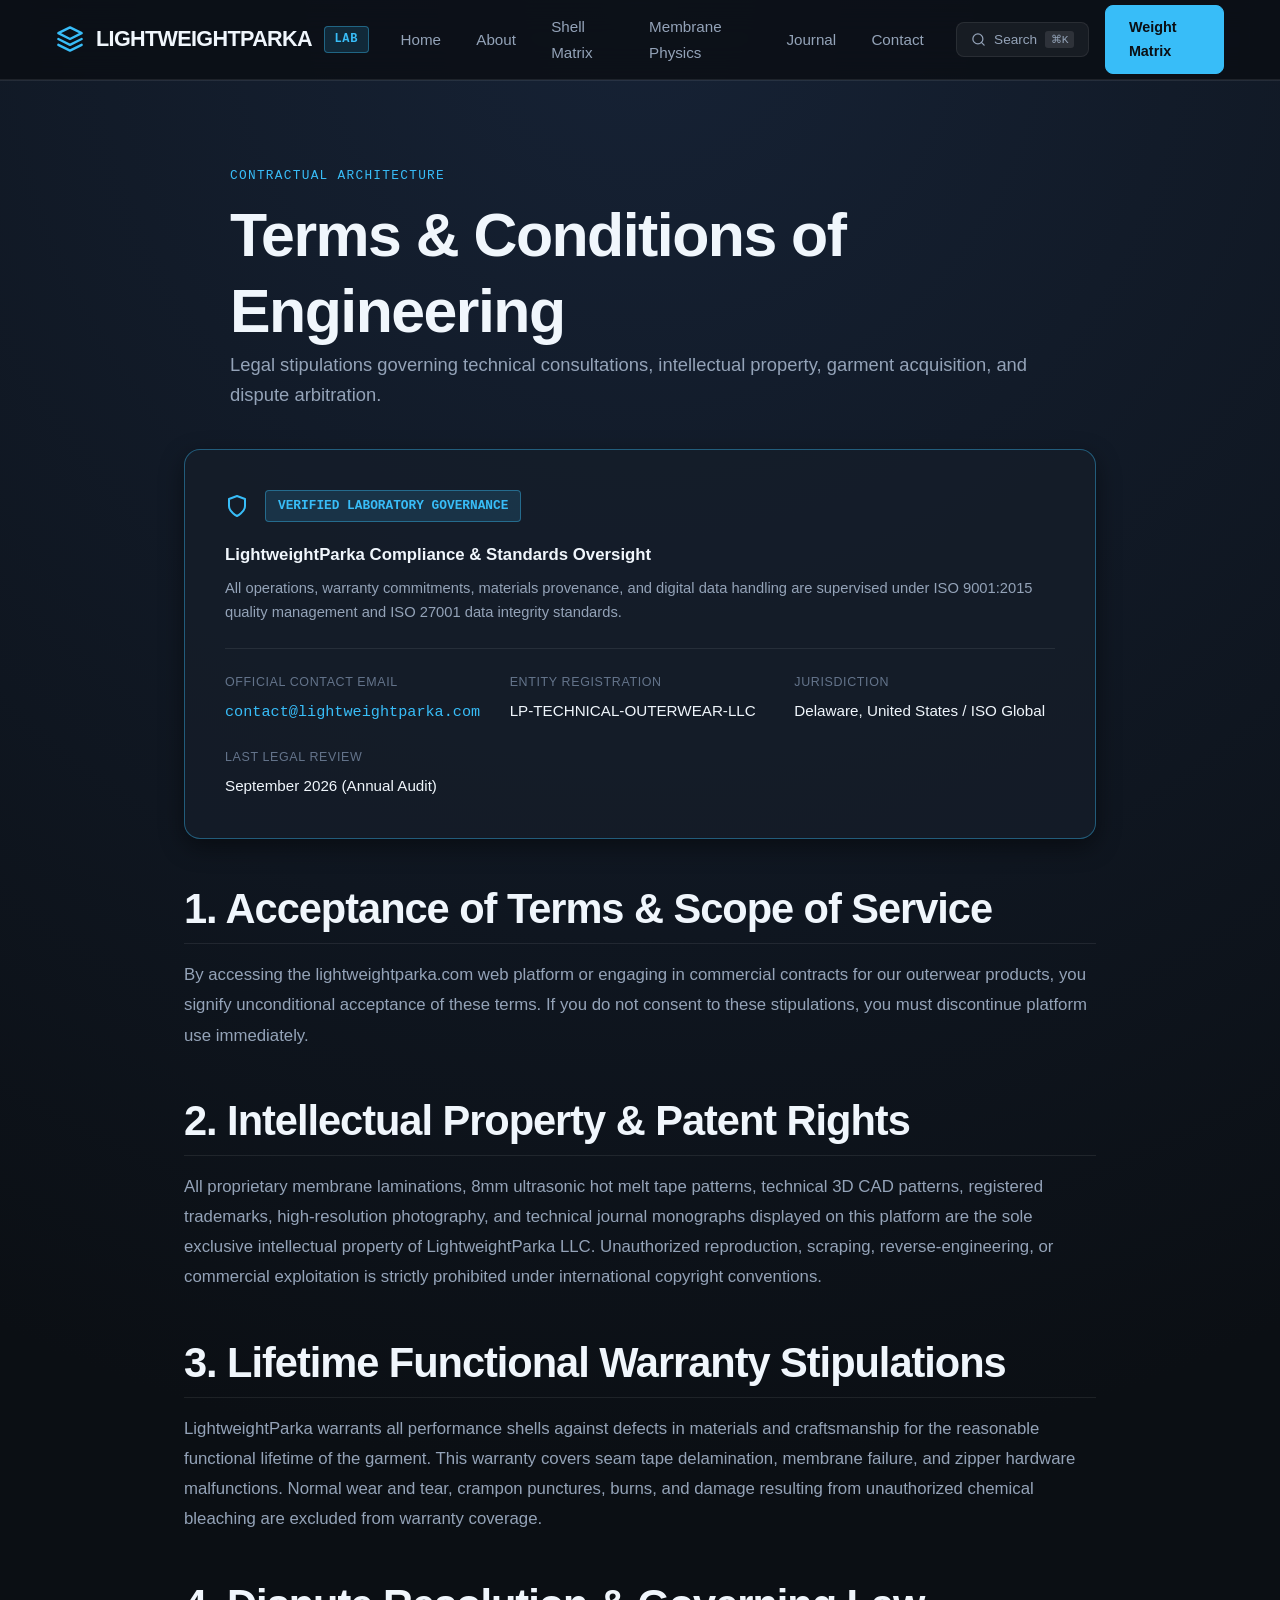
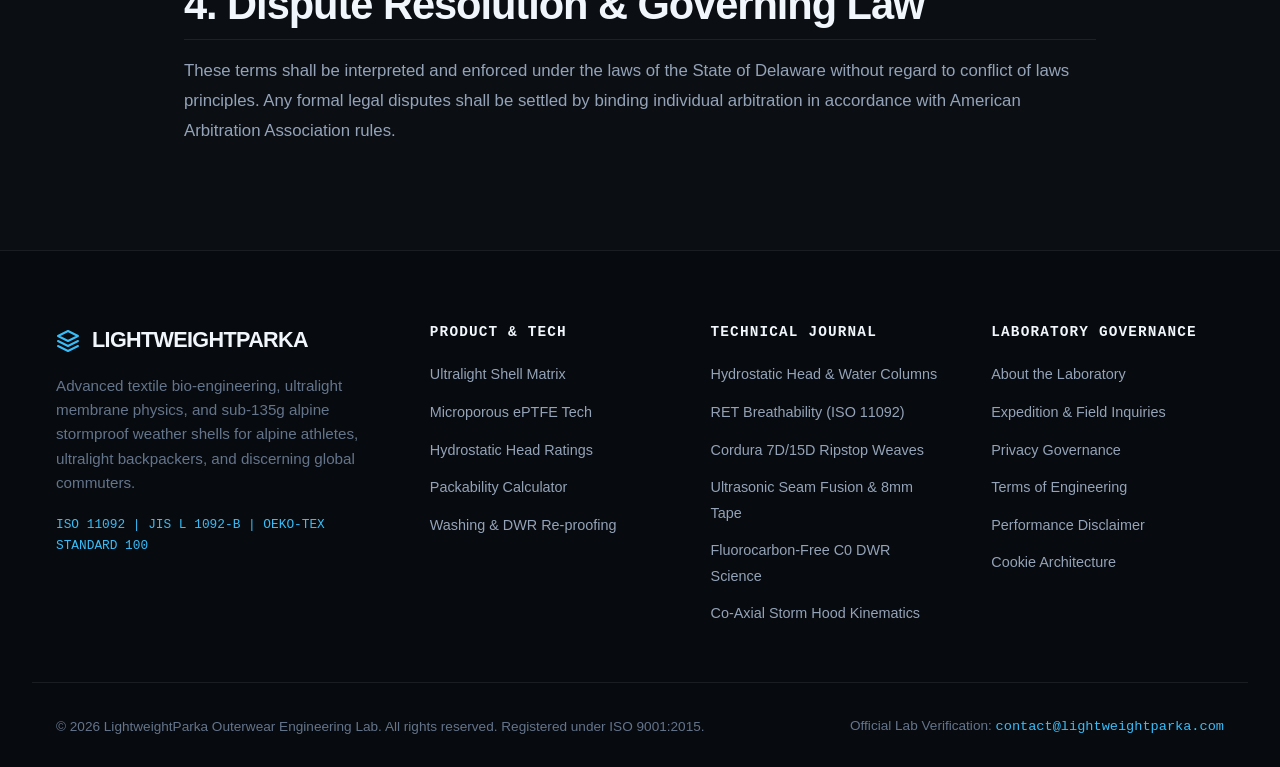
<file: terms-and-conditions.html>
<!DOCTYPE html>
<html lang="en">
<head>
  <meta charset="UTF-8">
  <meta name="viewport" content="width=device-width, initial-scale=1.0">
  <title>Terms & Conditions of Engineering — LightweightParka</title>
  <meta name="description" content="Legal framework, intellectual property, lifetime warranty stipulations, and commercial contract terms for LightweightParka.">
  <link rel="canonical" href="https://lightweightparka.com/terms.html">
  <link rel="icon" href="favicon.ico" type="image/x-icon">
  <link rel="manifest" href="site.webmanifest">
  <link rel="stylesheet" href="assets/css/style.css?v=1.0">
  <!-- Google tag (gtag.js) -->
  <script async src="https://www.googletagmanager.com/gtag/js?id=G-0LY0HY7L01"></script>
  <script>
    window.dataLayer = window.dataLayer || [];
    function gtag(){dataLayer.push(arguments);}
    gtag('js', new Date());
    gtag('config', 'G-0LY0HY7L01');
  </script>
</head>
<body>
  <!-- Site Header -->
  <header class="site-header">
    <div class="container header-inner">
      <a href="index.html" class="brand-logo">
        <svg width="28" height="28" viewBox="0 0 24 24" fill="none" stroke="currentColor" stroke-width="2" stroke-linecap="round" stroke-linejoin="round" style="color: var(--accent-cyan);">
          <polygon points="12 2 2 7 12 12 22 7 12 2"></polygon>
          <polyline points="2 17 12 22 22 17"></polyline>
          <polyline points="2 12 12 17 22 12"></polyline>
        </svg>
        <span>LIGHTWEIGHTPARKA</span>
        <span class="brand-badge">LAB</span>
      </a>

      <!-- Desktop Navigation -->
      <nav aria-label="Main Navigation">
        <ul class="desktop-nav">
          <li><a href="index.html" class="">Home</a></li>
          <li><a href="about.html" class="">About</a></li>
          <li><a href="index.html#collection">Shell Matrix</a></li>
          <li><a href="index.html#membrane">Membrane Physics</a></li>
          <li><a href="blog/index.html" class="">Journal</a></li>
          <li><a href="contact.html" class="">Contact</a></li>
          <!-- Desktop hidden policy items -->
          <li class="nav-item-policy"><a href="privacy-policy.html">Privacy</a></li>
          <li class="nav-item-policy"><a href="terms-and-conditions.html">Terms</a></li>
          <li class="nav-item-policy"><a href="disclaimer.html">Disclaimer</a></li>
          <li class="nav-item-policy"><a href="cookie-policy.html">Cookies</a></li>
        </ul>
      </nav>

      <div class="header-actions">
        <button type="button" class="search-trigger-btn" aria-label="Search technical specifications">
          <svg width="15" height="15" viewBox="0 0 24 24" fill="none" stroke="currentColor" stroke-width="2" stroke-linecap="round" stroke-linejoin="round">
            <circle cx="11" cy="11" r="8"></circle>
            <line x1="21" y1="21" x2="16.65" y2="16.65"></line>
          </svg>
          <span>Search</span>
          <kbd style="font-family: var(--font-mono); font-size: 0.7rem; background: rgba(255,255,255,0.1); padding: 0.1rem 0.35rem; border-radius: 3px;">⌘K</kbd>
        </button>
        <a href="index.html#calculator" class="btn-spec btn-primary">Weight Matrix</a>
        <button type="button" class="mobile-toggle" aria-label="Open Navigation Menu">
          <span></span>
          <span></span>
          <span></span>
        </button>
      </div>
    </div>
  </header>

  <!-- Mobile Navigation Drawer -->
  <div class="mobile-drawer-overlay"></div>
  <aside class="mobile-drawer">
    <div class="mobile-drawer-header">
      <div style="font-weight: 800; color: var(--text-primary); font-size: 1.1rem; display: flex; align-items: center; gap: 0.5rem;">
        <span style="color: var(--accent-cyan);">LP</span> NAVIGATION
      </div>
      <button type="button" class="mobile-drawer-close" aria-label="Close menu">&times;</button>
    </div>
    <ul class="mobile-nav-list">
      <li><a href="index.html" class="">Home</a></li>
      <li><a href="about.html" class="">About Us</a></li>
      <li><a href="index.html#collection">Shell Matrix</a></li>
      <li><a href="index.html#membrane">Membrane Physics</a></li>
      <li><a href="index.html#calculator">Packability Calculator</a></li>
      <li><a href="blog/index.html" class="">Technical Monographs</a></li>
      <li><a href="contact.html" class="">Expedition Inquiries</a></li>
      <li style="margin-top: 1rem; padding-top: 1rem; border-top: 1px solid var(--border-subtle);"><a href="privacy-policy.html">Privacy Policy</a></li>
      <li><a href="terms-and-conditions.html">Terms & Conditions</a></li>
      <li><a href="disclaimer.html">Technical Disclaimer</a></li>
      <li><a href="cookie-policy.html">Cookie Preferences</a></li>
    </ul>
  </aside>

  <!-- Search Modal -->
  <div class="search-modal-backdrop">
    <div class="search-modal">
      <div class="search-modal-header">
        <svg width="18" height="18" viewBox="0 0 24 24" fill="none" stroke="currentColor" stroke-width="2" stroke-linecap="round" stroke-linejoin="round" style="color: var(--accent-cyan);">
          <circle cx="11" cy="11" r="8"></circle>
          <line x1="21" y1="21" x2="16.65" y2="16.65"></line>
        </svg>
        <input type="text" class="search-modal-input" placeholder="Search hydrostatic head, RET rating, ripstop denier, or membrane tech..." aria-label="Search query input">
        <span style="font-size: 0.75rem; color: var(--text-muted); font-family: var(--font-mono);">ESC to close</span>
      </div>
      <div class="search-modal-results"></div>
    </div>
  </div>

  <main id="main-content">
    <section class="section-wrapper">
      <div class="container" style="max-width: 960px;">
        <div class="section-header" style="text-align: left; margin-bottom: 2rem;">
          <span class="section-eyebrow">Contractual Architecture</span>
          <h1>Terms &amp; Conditions of Engineering</h1>
          <p class="section-lead">Legal stipulations governing technical consultations, intellectual property, garment acquisition, and dispute arbitration.</p>
        </div>

        
      <div class="governance-card">
        <div class="governance-header">
          <svg width="24" height="24" viewBox="0 0 24 24" fill="none" stroke="currentColor" stroke-width="2" stroke-linecap="round" stroke-linejoin="round" style="color: var(--accent-cyan);">
            <path d="M12 22s8-4 8-10V5l-8-3-8 3v7c0 6 8 10 8 10z"></path>
          </svg>
          <span class="governance-badge">VERIFIED LABORATORY GOVERNANCE</span>
        </div>
        <p style="margin-bottom: 0.5rem; color: var(--text-primary); font-size: 1.05rem; font-weight: 600;">
          LightweightParka Compliance &amp; Standards Oversight
        </p>
        <p style="font-size: 0.92rem; color: var(--text-secondary); margin-bottom: 0;">
          All operations, warranty commitments, materials provenance, and digital data handling are supervised under ISO 9001:2015 quality management and ISO 27001 data integrity standards.
        </p>
        <div class="governance-grid">
          <div class="governance-item">
            <dt>Official Contact Email</dt>
            <dd><a href="mailto:contact@lightweightparka.com" style="color: var(--accent-cyan); font-family: var(--font-mono);">contact@lightweightparka.com</a></dd>
          </div>
          <div class="governance-item">
            <dt>Entity Registration</dt>
            <dd>LP-TECHNICAL-OUTERWEAR-LLC</dd>
          </div>
          <div class="governance-item">
            <dt>Jurisdiction</dt>
            <dd>Delaware, United States / ISO Global</dd>
          </div>
          <div class="governance-item">
            <dt>Last Legal Review</dt>
            <dd>September 2026 (Annual Audit)</dd>
          </div>
        </div>
      </div>
    

        <div class="post-content">
          <h2>1. Acceptance of Terms &amp; Scope of Service</h2>
          <p>By accessing the lightweightparka.com web platform or engaging in commercial contracts for our outerwear products, you signify unconditional acceptance of these terms. If you do not consent to these stipulations, you must discontinue platform use immediately.</p>

          <h2>2. Intellectual Property &amp; Patent Rights</h2>
          <p>All proprietary membrane laminations, 8mm ultrasonic hot melt tape patterns, technical 3D CAD patterns, registered trademarks, high-resolution photography, and technical journal monographs displayed on this platform are the sole exclusive intellectual property of LightweightParka LLC. Unauthorized reproduction, scraping, reverse-engineering, or commercial exploitation is strictly prohibited under international copyright conventions.</p>

          <h2>3. Lifetime Functional Warranty Stipulations</h2>
          <p>LightweightParka warrants all performance shells against defects in materials and craftsmanship for the reasonable functional lifetime of the garment. This warranty covers seam tape delamination, membrane failure, and zipper hardware malfunctions. Normal wear and tear, crampon punctures, burns, and damage resulting from unauthorized chemical bleaching are excluded from warranty coverage.</p>

          <h2>4. Dispute Resolution &amp; Governing Law</h2>
          <p>These terms shall be interpreted and enforced under the laws of the State of Delaware without regard to conflict of laws principles. Any formal legal disputes shall be settled by binding individual arbitration in accordance with American Arbitration Association rules.</p>
        </div>
      </div>
    </section>
  </main>

  <!-- Site Footer -->
  <footer class="site-footer">
    <div class="container footer-grid">
      <div class="footer-brand">
        <a href="index.html" class="brand-logo">
          <svg width="24" height="24" viewBox="0 0 24 24" fill="none" stroke="currentColor" stroke-width="2" stroke-linecap="round" stroke-linejoin="round" style="color: var(--accent-cyan);">
            <polygon points="12 2 2 7 12 12 22 7 12 2"></polygon>
            <polyline points="2 17 12 22 22 17"></polyline>
            <polyline points="2 12 12 17 22 12"></polyline>
          </svg>
          <span>LIGHTWEIGHTPARKA</span>
        </a>
        <p>Advanced textile bio-engineering, ultralight membrane physics, and sub-135g alpine stormproof weather shells for alpine athletes, ultralight backpackers, and discerning global commuters.</p>
        <div style="margin-top: 1.25rem; font-family: var(--font-mono); font-size: 0.8rem; color: var(--accent-cyan);">
          ISO 11092 | JIS L 1092-B | OEKO-TEX STANDARD 100
        </div>
      </div>

      <div class="footer-col">
        <h4>Product & Tech</h4>
        <ul>
          <li><a href="index.html#collection">Ultralight Shell Matrix</a></li>
          <li><a href="index.html#membrane">Microporous ePTFE Tech</a></li>
          <li><a href="index.html#benchmarks">Hydrostatic Head Ratings</a></li>
          <li><a href="index.html#calculator">Packability Calculator</a></li>
          <li><a href="index.html#care">Washing & DWR Re-proofing</a></li>
        </ul>
      </div>

      <div class="footer-col">
        <h4>Technical Journal</h4>
        <ul>
          <li><a href="blog/hydrostatic-head-membrane-physics.html">Hydrostatic Head & Water Columns</a></li>
          <li><a href="blog/ret-breathability-moisture-vapor-transmission.html">RET Breathability (ISO 11092)</a></li>
          <li><a href="blog/ripstop-nylon-denier-tensile-strength.html">Cordura 7D/15D Ripstop Weaves</a></li>
          <li><a href="blog/ultrasonic-welding-seam-tape-engineering.html">Ultrasonic Seam Fusion & 8mm Tape</a></li>
          <li><a href="blog/dwr-c0-fluorocarbon-free-hydrophobicity.html">Fluorocarbon-Free C0 DWR Science</a></li>
          <li><a href="blog/storm-hood-kinematics-peripheral-vision.html">Co-Axial Storm Hood Kinematics</a></li>
        </ul>
      </div>

      <div class="footer-col">
        <h4>Laboratory Governance</h4>
        <ul>
          <li><a href="about.html">About the Laboratory</a></li>
          <li><a href="contact.html">Expedition & Field Inquiries</a></li>
          <li><a href="privacy-policy.html">Privacy Governance</a></li>
          <li><a href="terms-and-conditions.html">Terms of Engineering</a></li>
          <li><a href="disclaimer.html">Performance Disclaimer</a></li>
          <li><a href="cookie-policy.html">Cookie Architecture</a></li>
        </ul>
      </div>
    </div>

    <div class="container footer-bottom">
      <div>&copy; 2026 LightweightParka Outerwear Engineering Lab. All rights reserved. Registered under ISO 9001:2015.</div>
      <div>Official Lab Verification: <code style="color: var(--accent-cyan); font-family: var(--font-mono);">contact@lightweightparka.com</code></div>
    </div>
  </footer>

  <!-- Back to Top Button -->
  <button type="button" class="back-to-top" aria-label="Back to top">
    <svg width="20" height="20" viewBox="0 0 24 24" fill="none" stroke="currentColor" stroke-width="2" stroke-linecap="round" stroke-linejoin="round">
      <line x1="12" y1="19" x2="12" y2="5"></line>
      <polyline points="5 12 12 5 19 12"></polyline>
    </svg>
  </button>

  <script src="assets/js/main.js?v=1.0"></script>
</body>
</html>
</file>
<file: assets/css/style.css>
/* ==========================================================================
   LIGHTWEIGHTPARKA.COM — TECHNICAL PERFORMANCE OUTERWEAR DESIGN SYSTEM
   ========================================================================== */

:root {
  /* Color Palette — Technical Alpine Obsidian & Slate with Arctic Blue Accents */
  --bg-primary: #0b0f14;
  --bg-secondary: #131922;
  --bg-tertiary: #1a2330;
  --bg-card: rgba(22, 30, 42, 0.75);
  --bg-card-hover: rgba(28, 38, 54, 0.9);
  --bg-glass: rgba(11, 15, 20, 0.85);
  
  --text-primary: #f0f6fc;
  --text-secondary: #94a3b8;
  --text-muted: #64748b;
  --text-inverse: #0b0f14;
  
  --accent-cyan: #38bdf8;
  --accent-cyan-glow: rgba(56, 189, 248, 0.25);
  --accent-blue: #0284c7;
  --accent-orange: #f97316;
  --accent-orange-glow: rgba(249, 115, 22, 0.25);
  --accent-emerald: #10b981;
  
  --border-subtle: rgba(255, 255, 255, 0.08);
  --border-medium: rgba(255, 255, 255, 0.15);
  --border-accent: rgba(56, 189, 248, 0.4);
  
  --shadow-sm: 0 2px 8px rgba(0, 0, 0, 0.3);
  --shadow-md: 0 8px 24px rgba(0, 0, 0, 0.45);
  --shadow-lg: 0 16px 40px rgba(0, 0, 0, 0.6);
  --shadow-glow: 0 0 25px rgba(56, 189, 248, 0.3);
  
  --radius-sm: 4px;
  --radius-md: 8px;
  --radius-lg: 16px;
  --radius-pill: 9999px;
  
  --font-sans: 'Inter', -apple-system, BlinkMacSystemFont, "Segoe UI", Roboto, Helvetica, Arial, sans-serif;
  --font-mono: 'JetBrains Mono', SFMono-Regular, Menlo, Monaco, Consolas, monospace;
  
  --transition-fast: 0.18s cubic-bezier(0.16, 1, 0.3, 1);
  --transition-normal: 0.28s cubic-bezier(0.16, 1, 0.3, 1);
  --transition-smooth: 0.45s cubic-bezier(0.16, 1, 0.3, 1);
}

/* Base Styles */
*, *::before, *::after {
  box-sizing: border-box;
  margin: 0;
  padding: 0;
}

html {
  font-family: var(--font-sans);
  font-size: 16px;
  line-height: 1.6;
  color: var(--text-primary);
  background-color: var(--bg-primary);
  scroll-behavior: smooth;
  -webkit-font-smoothing: antialiased;
}

body {
  min-height: 100vh;
  display: flex;
  flex-direction: column;
  background: radial-gradient(circle at 50% 0%, #162235 0%, #0b0f14 60%);
  overflow-x: hidden;
}

/* Master Layout Container — Extra Wide 1480px / 95% */
.container {
  width: 95%;
  max-width: 1480px;
  margin-left: auto;
  margin-right: auto;
  padding-left: 1.5rem;
  padding-right: 1.5rem;
}

/* Typography */
h1, h2, h3, h4, h5, h6 {
  color: var(--text-primary);
  line-height: 1.25;
  font-weight: 700;
  letter-spacing: -0.025em;
}

h1 { font-size: clamp(2.2rem, 5vw, 3.8rem); }
h2 { font-size: clamp(1.8rem, 3.5vw, 2.6rem); margin-bottom: 1rem; }
h3 { font-size: clamp(1.3rem, 2.2vw, 1.8rem); margin-bottom: 0.75rem; }
h4 { font-size: 1.15rem; }

p {
  margin-bottom: 1.25rem;
  color: var(--text-secondary);
}

a {
  color: var(--accent-cyan);
  text-decoration: none;
  transition: color var(--transition-fast);
}

a:hover {
  color: #7dd3fc;
}

img {
  max-width: 100%;
  height: auto;
  display: block;
}

/* Header & Navigation Bar */
.site-header {
  position: sticky;
  top: 0;
  z-index: 1000;
  background: var(--bg-glass);
  backdrop-filter: blur(16px);
  -webkit-backdrop-filter: blur(16px);
  border-bottom: 1px solid var(--border-subtle);
  height: 80px;
  display: flex;
  align-items: center;
}

.header-inner {
  display: flex;
  align-items: center;
  justify-content: space-between;
  gap: 2rem;
}

.brand-logo {
  display: flex;
  align-items: center;
  gap: 0.75rem;
  font-size: 1.35rem;
  font-weight: 800;
  letter-spacing: -0.03em;
  color: var(--text-primary);
  text-decoration: none;
}

.brand-badge {
  display: inline-block;
  padding: 0.2rem 0.6rem;
  background: rgba(56, 189, 248, 0.15);
  border: 1px solid var(--border-accent);
  color: var(--accent-cyan);
  font-family: var(--font-mono);
  font-size: 0.75rem;
  border-radius: var(--radius-sm);
  letter-spacing: 0.05em;
  text-transform: uppercase;
}

.desktop-nav {
  display: flex;
  align-items: center;
  gap: 2.2rem;
  list-style: none;
}

.desktop-nav a {
  color: var(--text-secondary);
  font-size: 0.95rem;
  font-weight: 500;
  transition: color var(--transition-fast);
  position: relative;
  padding: 0.5rem 0;
}

.desktop-nav a:hover,
.desktop-nav a.active {
  color: var(--text-primary);
}

.desktop-nav a.active::after {
  content: '';
  position: absolute;
  bottom: 0;
  left: 0;
  right: 0;
  height: 2px;
  background: var(--accent-cyan);
  border-radius: var(--radius-pill);
}

/* Strict Desktop Header Constraint: Hide policy items on desktop */
@media (min-width: 992px) {
  .nav-item-policy {
    display: none !important;
  }
}

.header-actions {
  display: flex;
  align-items: center;
  gap: 1rem;
}

.search-trigger-btn {
  background: rgba(255, 255, 255, 0.05);
  border: 1px solid var(--border-subtle);
  color: var(--text-secondary);
  padding: 0.5rem 0.9rem;
  border-radius: var(--radius-md);
  cursor: pointer;
  display: flex;
  align-items: center;
  gap: 0.5rem;
  font-size: 0.85rem;
  transition: all var(--transition-fast);
}

.search-trigger-btn:hover {
  background: rgba(255, 255, 255, 0.1);
  color: var(--text-primary);
  border-color: var(--border-medium);
}

.btn-spec {
  display: inline-flex;
  align-items: center;
  justify-content: center;
  padding: 0.65rem 1.4rem;
  font-size: 0.9rem;
  font-weight: 600;
  border-radius: var(--radius-md);
  transition: all var(--transition-fast);
  cursor: pointer;
}

.btn-primary {
  background: var(--accent-cyan);
  color: #0b0f14;
  border: 1px solid var(--accent-cyan);
}

.btn-primary:hover {
  background: #7dd3fc;
  box-shadow: var(--shadow-glow);
  color: #0b0f14;
}

.btn-outline {
  background: transparent;
  color: var(--text-primary);
  border: 1px solid var(--border-medium);
}

.btn-outline:hover {
  background: rgba(255, 255, 255, 0.06);
  border-color: var(--accent-cyan);
  color: var(--accent-cyan);
}

/* Mobile Toggle Hamburger */
.mobile-toggle {
  display: none;
  background: transparent;
  border: none;
  cursor: pointer;
  padding: 0.5rem;
  color: var(--text-primary);
}

.mobile-toggle span {
  display: block;
  width: 24px;
  height: 2px;
  background: var(--text-primary);
  margin: 5px 0;
  transition: all var(--transition-normal);
}

/* Desktop Drawer Lockdown — Complete Immunity */
@media (min-width: 1181px) {
  .mobile-drawer,
  .mobile-drawer-overlay,
  .mobile-toggle {
    display: none !important;
  }
}

/* Mobile Drawer Styles */
.mobile-drawer-overlay {
  position: fixed;
  inset: 0;
  background: rgba(0, 0, 0, 0.7);
  backdrop-filter: blur(8px);
  z-index: 1050;
  opacity: 0;
  pointer-events: none;
  transition: opacity var(--transition-normal);
}

.mobile-drawer-overlay.active {
  opacity: 1;
  pointer-events: auto;
}

.mobile-drawer {
  position: fixed;
  top: 0;
  right: -320px;
  width: 300px;
  height: 100vh;
  background: var(--bg-secondary);
  border-left: 1px solid var(--border-medium);
  z-index: 1100;
  display: flex;
  flex-direction: column;
  padding: 2rem 1.5rem;
  transition: transform var(--transition-normal);
}

.mobile-drawer.active {
  transform: translateX(-320px);
}

.mobile-drawer-header {
  display: flex;
  align-items: center;
  justify-content: space-between;
  margin-bottom: 2rem;
  padding-bottom: 1rem;
  border-bottom: 1px solid var(--border-subtle);
}

.mobile-drawer-close {
  background: transparent;
  border: none;
  color: var(--text-secondary);
  font-size: 1.5rem;
  cursor: pointer;
}

.mobile-nav-list {
  list-style: none;
  display: flex;
  flex-direction: column;
  gap: 1.25rem;
}

.mobile-nav-list a {
  color: var(--text-secondary);
  font-size: 1.1rem;
  font-weight: 500;
  display: block;
}

.mobile-nav-list a:hover,
.mobile-nav-list a.active {
  color: var(--accent-cyan);
}

@media (max-width: 1180px) {
  .desktop-nav { display: none; }
  .mobile-toggle { display: block; }
}

/* Search Modal */
.search-modal-backdrop {
  position: fixed;
  inset: 0;
  background: rgba(0, 0, 0, 0.75);
  backdrop-filter: blur(10px);
  z-index: 2000;
  display: none;
  align-items: flex-start;
  justify-content: center;
  padding-top: 10vh;
}

.search-modal-backdrop.open {
  display: flex;
}

.search-modal {
  width: 90%;
  max-width: 640px;
  background: var(--bg-secondary);
  border: 1px solid var(--border-medium);
  border-radius: var(--radius-lg);
  box-shadow: var(--shadow-lg);
  overflow: hidden;
}

.search-modal-header {
  display: flex;
  align-items: center;
  padding: 1rem 1.25rem;
  border-bottom: 1px solid var(--border-subtle);
  gap: 0.75rem;
}

.search-modal-input {
  flex: 1;
  background: transparent;
  border: none;
  color: var(--text-primary);
  font-size: 1.05rem;
  outline: none;
}

.search-modal-input::placeholder {
  color: var(--text-muted);
}

.search-modal-results {
  max-height: 380px;
  overflow-y: auto;
  padding: 1rem;
}

.search-result-item {
  padding: 0.75rem 1rem;
  border-radius: var(--radius-md);
  margin-bottom: 0.5rem;
  background: rgba(255, 255, 255, 0.03);
  display: block;
  color: var(--text-primary);
  transition: background var(--transition-fast);
}

.search-result-item:hover {
  background: rgba(56, 189, 248, 0.12);
  color: var(--accent-cyan);
}

/* Hero Section */
.hero-section {
  padding: 5rem 0 4rem;
  position: relative;
  overflow: hidden;
}

.hero-grid {
  display: grid;
  grid-template-columns: 1.15fr 0.85fr;
  gap: 3.5rem;
  align-items: center;
}

.hero-eyebrow {
  display: inline-flex;
  align-items: center;
  gap: 0.5rem;
  font-family: var(--font-mono);
  font-size: 0.82rem;
  color: var(--accent-cyan);
  text-transform: uppercase;
  letter-spacing: 0.1em;
  margin-bottom: 1.25rem;
  background: rgba(56, 189, 248, 0.1);
  padding: 0.35rem 0.85rem;
  border-radius: var(--radius-pill);
  border: 1px solid var(--border-accent);
}

.hero-title {
  margin-bottom: 1.5rem;
  font-weight: 800;
}

.hero-title span {
  background: linear-gradient(135deg, #ffffff 30%, #38bdf8 100%);
  -webkit-background-clip: text;
  -webkit-text-fill-color: transparent;
}

.hero-desc {
  font-size: 1.2rem;
  line-height: 1.7;
  color: var(--text-secondary);
  margin-bottom: 2.25rem;
}

.hero-stats-row {
  display: grid;
  grid-template-columns: repeat(3, 1fr);
  gap: 1.5rem;
  margin-bottom: 2.5rem;
  padding: 1.5rem;
  background: var(--bg-card);
  border: 1px solid var(--border-subtle);
  border-radius: var(--radius-md);
}

.hero-stat-val {
  font-size: 1.85rem;
  font-weight: 800;
  color: var(--accent-cyan);
  font-family: var(--font-mono);
  line-height: 1.1;
}

.hero-stat-label {
  font-size: 0.78rem;
  text-transform: uppercase;
  color: var(--text-muted);
  letter-spacing: 0.05em;
  margin-top: 0.35rem;
}

.hero-media-wrapper {
  position: relative;
  border-radius: var(--radius-lg);
  overflow: hidden;
  border: 1px solid var(--border-medium);
  box-shadow: var(--shadow-lg);
}

.hero-media-wrapper img {
  width: 100%;
  height: 520px;
  object-fit: cover;
  transition: transform var(--transition-smooth);
}

.hero-media-wrapper:hover img {
  transform: scale(1.03);
}

.hero-media-tag {
  position: absolute;
  bottom: 1.5rem;
  left: 1.5rem;
  background: rgba(11, 15, 20, 0.85);
  backdrop-filter: blur(12px);
  padding: 0.75rem 1.25rem;
  border-radius: var(--radius-md);
  border: 1px solid var(--border-subtle);
  font-family: var(--font-mono);
  font-size: 0.85rem;
  color: var(--text-primary);
}

/* Sections Global */
.section-wrapper {
  padding: 5rem 0;
  border-top: 1px solid var(--border-subtle);
}

.section-header {
  text-align: center;
  max-width: 820px;
  margin: 0 auto 3.5rem;
}

.section-eyebrow {
  display: inline-block;
  font-family: var(--font-mono);
  font-size: 0.8rem;
  color: var(--accent-cyan);
  text-transform: uppercase;
  letter-spacing: 0.1em;
  margin-bottom: 0.75rem;
}

.section-lead {
  font-size: 1.15rem;
  color: var(--text-secondary);
}

/* Grid Layouts */
.grid-3 {
  display: grid;
  grid-template-columns: repeat(3, 1fr);
  gap: 2rem;
}

.grid-2 {
  display: grid;
  grid-template-columns: repeat(2, 1fr);
  gap: 2.5rem;
}

.grid-4 {
  display: grid;
  grid-template-columns: repeat(4, 1fr);
  gap: 1.5rem;
}

/* Feature & Spec Cards */
.feature-card {
  background: var(--bg-card);
  border: 1px solid var(--border-subtle);
  border-radius: var(--radius-lg);
  padding: 2rem;
  transition: all var(--transition-normal);
  display: flex;
  flex-direction: column;
}

.feature-card:hover {
  border-color: var(--border-accent);
  transform: translateY(-4px);
  box-shadow: var(--shadow-md);
  background: var(--bg-card-hover);
}

.feature-card-img {
  width: 100%;
  height: 220px;
  object-fit: cover;
  border-radius: var(--radius-md);
  margin-bottom: 1.5rem;
  border: 1px solid var(--border-subtle);
}

.feature-tag {
  display: inline-block;
  font-family: var(--font-mono);
  font-size: 0.75rem;
  color: var(--accent-cyan);
  margin-bottom: 0.65rem;
  letter-spacing: 0.05em;
  text-transform: uppercase;
}

/* Product Spec Card */
.product-card {
  background: var(--bg-card);
  border: 1px solid var(--border-subtle);
  border-radius: var(--radius-lg);
  overflow: hidden;
  display: flex;
  flex-direction: column;
  transition: all var(--transition-normal);
}

.product-card:hover {
  border-color: var(--border-accent);
  box-shadow: var(--shadow-md);
  transform: translateY(-4px);
}

.product-img-wrap {
  position: relative;
  height: 260px;
  overflow: hidden;
  background: #0f1620;
}

.product-img-wrap img {
  width: 100%;
  height: 100%;
  object-fit: cover;
  transition: transform var(--transition-smooth);
}

.product-card:hover .product-img-wrap img {
  transform: scale(1.05);
}

.product-badge {
  position: absolute;
  top: 1rem;
  left: 1rem;
  background: rgba(11, 15, 20, 0.85);
  backdrop-filter: blur(8px);
  border: 1px solid var(--border-accent);
  color: var(--accent-cyan);
  padding: 0.25rem 0.65rem;
  font-family: var(--font-mono);
  font-size: 0.72rem;
  border-radius: var(--radius-sm);
  text-transform: uppercase;
}

.product-body {
  padding: 1.75rem;
  display: flex;
  flex-direction: column;
  flex: 1;
}

.product-specs-list {
  list-style: none;
  margin: 1rem 0 1.5rem;
  padding: 0;
  display: flex;
  flex-direction: column;
  gap: 0.4rem;
}

.product-specs-list li {
  font-size: 0.88rem;
  color: var(--text-secondary);
  display: flex;
  justify-content: space-between;
  border-bottom: 1px dashed rgba(255, 255, 255, 0.06);
  padding-bottom: 0.35rem;
}

.product-specs-list li span:last-child {
  color: var(--text-primary);
  font-family: var(--font-mono);
  font-weight: 500;
}

/* Benchmark Comparison Table */
.benchmark-table-wrap {
  width: 100%;
  overflow-x: auto;
  background: var(--bg-card);
  border: 1px solid var(--border-subtle);
  border-radius: var(--radius-lg);
}

.benchmark-table {
  width: 100%;
  border-collapse: collapse;
  text-align: left;
  min-width: 680px;
}

.benchmark-table th,
.benchmark-table td {
  padding: 1.2rem 1.5rem;
  border-bottom: 1px solid var(--border-subtle);
}

.benchmark-table th {
  background: rgba(255, 255, 255, 0.03);
  font-family: var(--font-mono);
  font-size: 0.82rem;
  text-transform: uppercase;
  color: var(--text-secondary);
  letter-spacing: 0.05em;
}

.benchmark-table tr:last-child td {
  border-bottom: none;
}

.benchmark-table tr:hover td {
  background: rgba(56, 189, 248, 0.04);
}

.highlight-col {
  color: var(--accent-cyan);
  font-weight: 700;
  font-family: var(--font-mono);
}

/* Packability Interactive Calculator */
.calc-box {
  background: var(--bg-card);
  border: 1px solid var(--border-accent);
  border-radius: var(--radius-lg);
  padding: 2.5rem;
  display: grid;
  grid-template-columns: 1fr 1fr;
  gap: 2.5rem;
}

.calc-controls {
  display: flex;
  flex-direction: column;
  gap: 1.5rem;
}

.calc-group label {
  display: block;
  font-size: 0.9rem;
  font-weight: 600;
  margin-bottom: 0.5rem;
  color: var(--text-primary);
}

.calc-select, .calc-range {
  width: 100%;
  padding: 0.75rem 1rem;
  background: var(--bg-secondary);
  border: 1px solid var(--border-medium);
  border-radius: var(--radius-md);
  color: var(--text-primary);
  outline: none;
}

.calc-result-panel {
  background: rgba(0, 0, 0, 0.35);
  border: 1px solid var(--border-subtle);
  border-radius: var(--radius-md);
  padding: 2rem;
  display: flex;
  flex-direction: column;
  justify-content: center;
  align-items: center;
  text-align: center;
}

.calc-vol-output {
  font-size: 3.2rem;
  font-weight: 800;
  color: var(--accent-cyan);
  font-family: var(--font-mono);
}

.calc-vol-unit {
  font-size: 1rem;
  color: var(--text-muted);
}

/* FAQ Accordion */
.faq-accordion {
  max-width: 900px;
  margin: 0 auto;
  display: flex;
  flex-direction: column;
  gap: 1rem;
}

.faq-item {
  background: var(--bg-card);
  border: 1px solid var(--border-subtle);
  border-radius: var(--radius-md);
  overflow: hidden;
}

.faq-question {
  width: 100%;
  padding: 1.4rem 1.75rem;
  background: transparent;
  border: none;
  color: var(--text-primary);
  font-size: 1.1rem;
  font-weight: 600;
  text-align: left;
  display: flex;
  justify-content: space-between;
  align-items: center;
  cursor: pointer;
  transition: background var(--transition-fast);
}

.faq-question:hover {
  background: rgba(255, 255, 255, 0.02);
}

.faq-icon {
  font-size: 1.3rem;
  color: var(--accent-cyan);
  transition: transform var(--transition-normal);
}

.faq-item.active .faq-icon {
  transform: rotate(45deg);
}

.faq-answer {
  max-height: 0;
  overflow: hidden;
  transition: max-height var(--transition-normal);
  padding: 0 1.75rem;
  color: var(--text-secondary);
}

.faq-item.active .faq-answer {
  max-height: 300px;
  padding-bottom: 1.4rem;
}

/* Policy Governance Card */
.governance-card {
  background: var(--bg-card);
  border: 1px solid var(--border-accent);
  border-radius: var(--radius-lg);
  padding: 2.5rem;
  margin: 2.5rem 0;
  box-shadow: var(--shadow-md);
}

.governance-header {
  display: flex;
  align-items: center;
  gap: 1rem;
  margin-bottom: 1.25rem;
}

.governance-badge {
  background: rgba(56, 189, 248, 0.15);
  color: var(--accent-cyan);
  border: 1px solid var(--border-accent);
  padding: 0.3rem 0.75rem;
  border-radius: var(--radius-sm);
  font-family: var(--font-mono);
  font-size: 0.8rem;
  font-weight: 600;
}

.governance-grid {
  display: grid;
  grid-template-columns: repeat(auto-fit, minmax(220px, 1fr));
  gap: 1.5rem;
  margin-top: 1.5rem;
  padding-top: 1.5rem;
  border-top: 1px solid var(--border-subtle);
}

.governance-item dt {
  font-size: 0.78rem;
  color: var(--text-muted);
  text-transform: uppercase;
  letter-spacing: 0.05em;
  margin-bottom: 0.35rem;
}

.governance-item dd {
  font-size: 0.95rem;
  color: var(--text-primary);
  font-weight: 500;
}

/* Reading Progress Bar (Blogs) */
.reading-progress-bar {
  position: fixed;
  top: 80px;
  left: 0;
  height: 3px;
  background: var(--accent-cyan);
  width: 0%;
  z-index: 999;
  transition: width 0.1s linear;
}

/* Blog Single / Monograph Layout */
.monograph-article {
  max-width: 920px;
  margin: 3rem auto 5rem;
}

.monograph-header {
  margin-bottom: 3rem;
  padding-bottom: 2rem;
  border-bottom: 1px solid var(--border-subtle);
}

.monograph-meta {
  display: flex;
  flex-wrap: wrap;
  align-items: center;
  gap: 1.5rem;
  font-family: var(--font-mono);
  font-size: 0.85rem;
  color: var(--text-muted);
  margin-top: 1.25rem;
}

.monograph-hero-img {
  width: 100%;
  height: 440px;
  object-fit: cover;
  border-radius: var(--radius-lg);
  border: 1px solid var(--border-medium);
  margin-bottom: 3rem;
}

.post-content h2 {
  margin-top: 2.75rem;
  margin-bottom: 1rem;
  padding-bottom: 0.5rem;
  border-bottom: 1px solid var(--border-subtle);
}

.post-content h3 {
  margin-top: 2rem;
  margin-bottom: 0.75rem;
  color: #7dd3fc;
}

.post-content p {
  font-size: 1.05rem;
  line-height: 1.8;
  margin-bottom: 1.5rem;
}

.post-content ul, .post-content ol {
  margin-bottom: 1.5rem;
  padding-left: 2rem;
  color: var(--text-secondary);
}

.post-content li {
  margin-bottom: 0.5rem;
  line-height: 1.7;
}

.callout-box {
  background: rgba(56, 189, 248, 0.08);
  border-left: 4px solid var(--accent-cyan);
  border-radius: 0 var(--radius-md) var(--radius-md) 0;
  padding: 1.5rem 1.75rem;
  margin: 2rem 0;
}

/* Back to Top Button */
.back-to-top {
  position: fixed;
  bottom: 2rem;
  right: 2rem;
  width: 44px;
  height: 44px;
  border-radius: var(--radius-pill);
  background: var(--bg-card);
  border: 1px solid var(--border-medium);
  color: var(--accent-cyan);
  display: flex;
  align-items: center;
  justify-content: center;
  cursor: pointer;
  z-index: 900;
  opacity: 0;
  visibility: hidden;
  transition: all var(--transition-normal);
}

.back-to-top.visible {
  opacity: 1;
  visibility: visible;
}

.back-to-top:hover {
  background: var(--accent-cyan);
  color: #0b0f14;
  box-shadow: var(--shadow-glow);
}

/* Footer */
.site-footer {
  background: #070a0e;
  border-top: 1px solid var(--border-subtle);
  padding: 4.5rem 0 2rem;
  margin-top: auto;
}

.footer-grid {
  display: grid;
  grid-template-columns: 1.4fr repeat(3, 1fr);
  gap: 3rem;
  margin-bottom: 3.5rem;
}

.footer-brand p {
  color: var(--text-muted);
  font-size: 0.95rem;
  max-width: 320px;
  margin-top: 1rem;
}

.footer-col h4 {
  font-size: 0.9rem;
  font-family: var(--font-mono);
  text-transform: uppercase;
  letter-spacing: 0.08em;
  color: var(--text-primary);
  margin-bottom: 1.25rem;
}

.footer-col ul {
  list-style: none;
  display: flex;
  flex-direction: column;
  gap: 0.75rem;
}

.footer-col a {
  color: var(--text-secondary);
  font-size: 0.9rem;
}

.footer-col a:hover {
  color: var(--accent-cyan);
}

.footer-bottom {
  padding-top: 2rem;
  border-top: 1px solid var(--border-subtle);
  display: flex;
  flex-wrap: wrap;
  justify-content: space-between;
  align-items: center;
  gap: 1.5rem;
  font-size: 0.85rem;
  color: var(--text-muted);
}

/* Responsive Media Queries */
@media (max-width: 1024px) {
  .hero-grid { grid-template-columns: 1fr; gap: 2.5rem; }
  .hero-media-wrapper img { height: 400px; }
  .grid-3 { grid-template-columns: repeat(2, 1fr); }
  .grid-4 { grid-template-columns: repeat(2, 1fr); }
  .footer-grid { grid-template-columns: repeat(2, 1fr); }
  .calc-box { grid-template-columns: 1fr; }
}

@media (max-width: 640px) {
  .grid-3, .grid-2, .grid-4 { grid-template-columns: 1fr; }
  .hero-stats-row { grid-template-columns: 1fr; }
  .footer-grid { grid-template-columns: 1fr; }
  .footer-bottom { flex-direction: column; text-align: center; }
}
</file>
